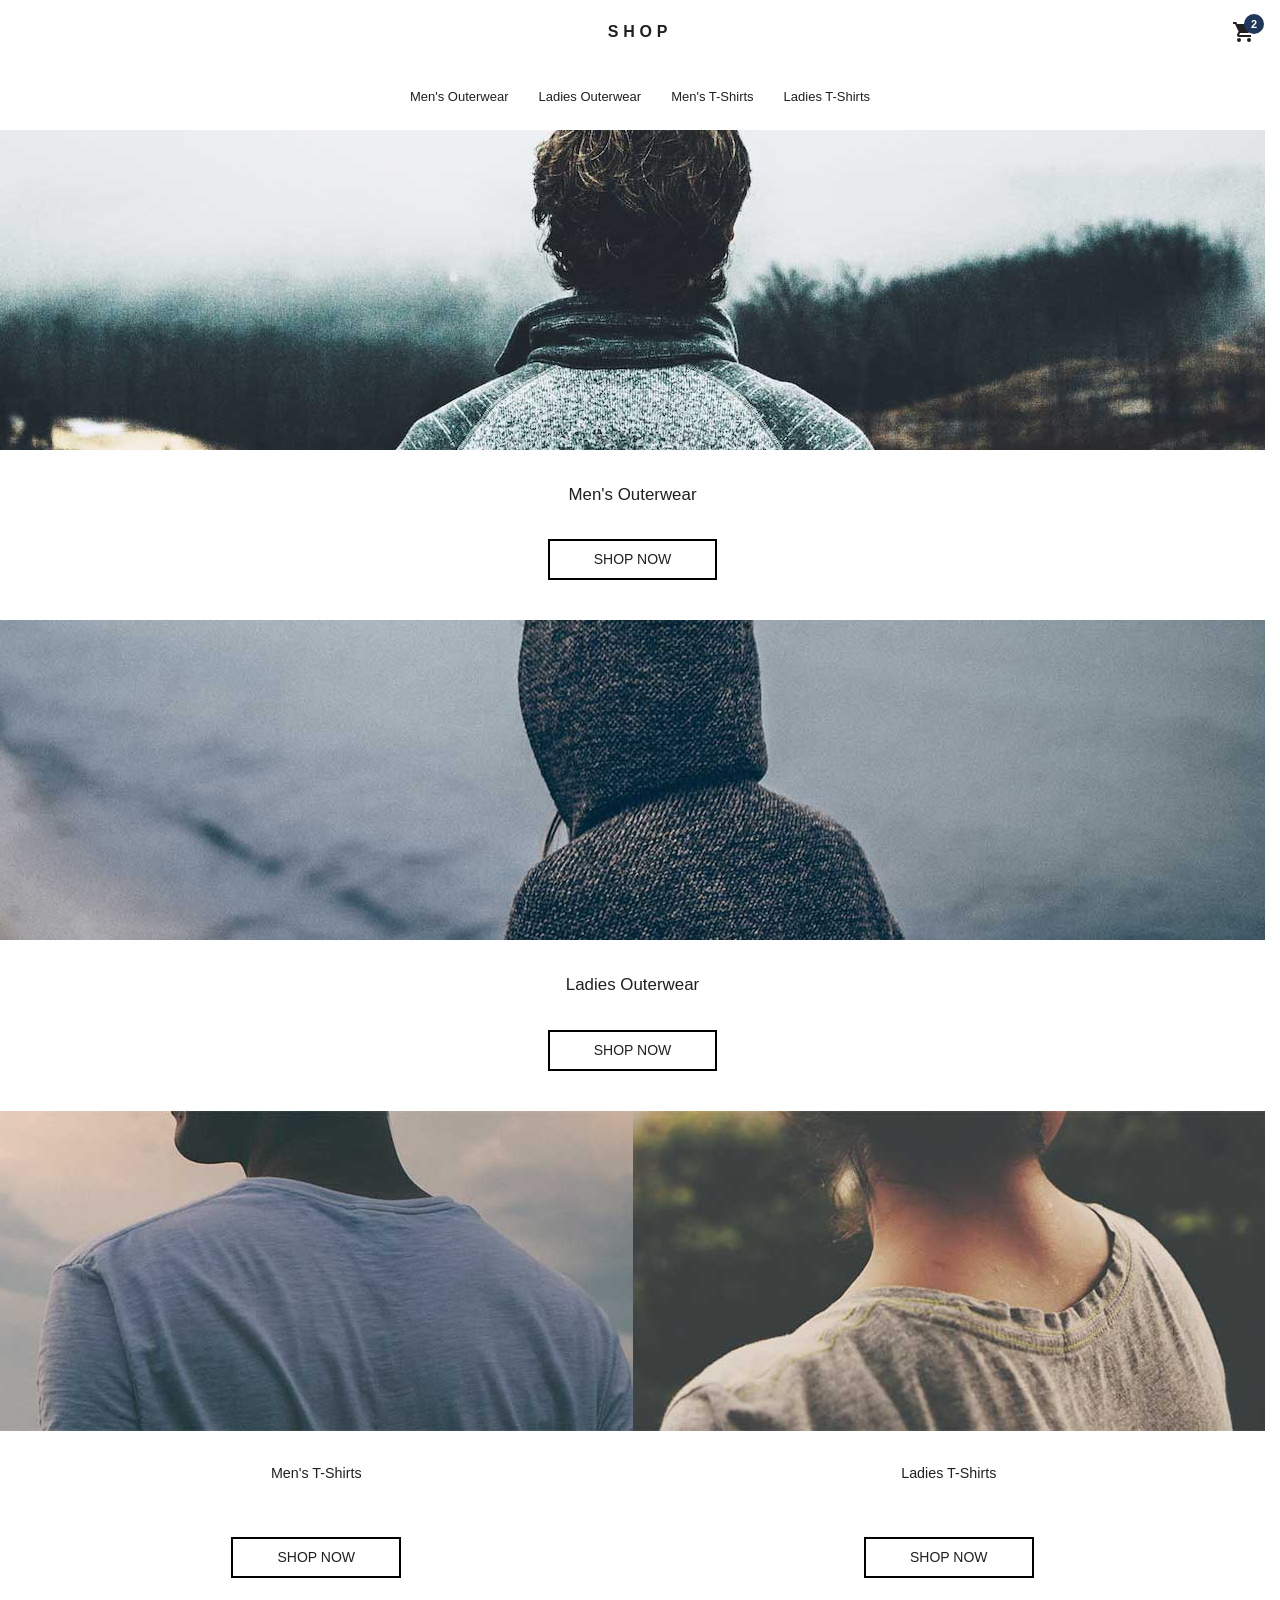
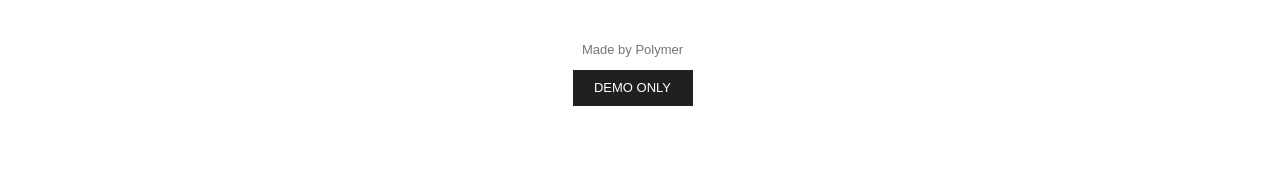
<file: index.html>
<!DOCTYPE html>
<html lang="en">
<head>
  <meta charset="UTF-8">
  <meta name="viewport" content="width=device-width, initial-scale=1.0">
  <meta name="description" content="Shop outerwear and T-shirts for men and women.">
  <meta name="theme-color" content="#ffffff">
  <title>SHOP</title>
  <link rel="icon" type="image/png" sizes="32x32" href="images/shop-icon-32.png">
  <link rel="stylesheet" href="./css/style.css">
</head>
<body>

  <header class="site-header">
    <input class="menu-toggle" type="checkbox" id="menu-toggle" aria-label="Toggle navigation">
    <div class="toolbar">
      <label class="menu-button" for="menu-toggle" aria-label="Open navigation">
        <svg viewBox="0 0 24 24" aria-hidden="true"><path d="M3 6h18v2H3zm0 5h18v2H3zm0 5h18v2H3z"/></svg>
      </label>

      <a class="logo" href="index.html" aria-label="SHOP home">SHOP</a>

      <a class="cart-link" href="cart.html" aria-label="Shopping cart">
        <svg viewBox="0 0 24 24" aria-hidden="true"><path d="M7 18a2 2 0 1 0 0 4 2 2 0 0 0 0-4Zm10 0a2 2 0 1 0 0 4 2 2 0 0 0 0-4ZM1 2v2h2l3.6 7.59-1.35 2.45A2 2 0 0 0 7 17h12v-2H7.42a.25.25 0 0 1-.25-.25l.03-.12.9-1.63h7.45a2 2 0 0 0 1.75-1.03l3.58-6.49A1 1 0 0 0 20 4H5.21l-.94-2H1Z"/></svg>
        <span class="cart-count" aria-hidden="true">2</span>
      </a>
    </div>

    <nav class="category-nav" aria-label="Shop categories">
      <a href="mens_outerwear.html">Men's Outerwear</a>
      <a href="ladies_outerwear.html">Ladies Outerwear</a>
      <a href="mens_tshirts.html">Men's T-Shirts</a>
      <a href="ladies_tshirts.html">Ladies T-Shirts</a>
    </nav>

    <nav class="mobile-nav" aria-label="Mobile shop categories">
      <a href="mens_outerwear.html">Men's Outerwear</a>
      <a href="ladies_outerwear.html">Ladies Outerwear</a>
      <a href="mens_tshirts.html">Men's T-Shirts</a>
      <a href="ladies_tshirts.html">Ladies T-Shirts</a>
    </nav>
    <label class="drawer-backdrop" for="menu-toggle" aria-label="Close navigation"></label>
  </header>

  <main class="shop-home">
    <section class="category category-featured" id="mens-outerwear" aria-labelledby="mens-outerwear-title">
      <a class="category-image" href="mens_outerwear.html">
        <img src="images/mens_outerwear.jpg" alt="Men's outerwear collection">
      </a>
      <h1 id="mens-outerwear-title">Men's Outerwear</h1>
      <a class="shop-button" href="mens_outerwear.html">Shop Now</a>
    </section>

    <section class="category category-featured" id="ladies-outerwear" aria-labelledby="ladies-outerwear-title">
      <a class="category-image" href="ladies_outerwear.html">
        <img src="images/ladies_outerwear.jpg" alt="Ladies outerwear collection">
      </a>
      <h2 id="ladies-outerwear-title">Ladies Outerwear</h2>
      <a class="shop-button" href="ladies_outerwear.html">Shop Now</a>
    </section>

    <div class="category-row">
      <section class="category category-compact" id="mens-tshirts" aria-labelledby="mens-tshirts-title">
        <a class="category-image" href="mens_tshirts.html">
          <img src="images/mens_tshirts.jpg" alt="Men's T-shirts collection">
        </a>
        <h2 id="mens-tshirts-title">Men's T-Shirts</h2>
        <a class="shop-button" href="mens_tshirts.html">Shop Now</a>
      </section>

      <section class="category category-compact" id="ladies-tshirts" aria-labelledby="ladies-tshirts-title">
        <a class="category-image" href="ladies_tshirts.html">
          <img src="images/ladies_tshirts.jpg" alt="Ladies T-shirts collection">
        </a>
        <h2 id="ladies-tshirts-title">Ladies T-Shirts</h2>
        <a class="shop-button" href="ladies_tshirts.html">Shop Now</a>
      </section>
    </div>
  </main>

  <footer class="site-footer">
    <a href="https://www.polymer-project.org/3.0/toolbox/" target="_blank" rel="noopener noreferrer">Made by Polymer</a>
    <div class="demo-label">Demo Only</div>
  </footer>
  
</body>
</html>
</file>
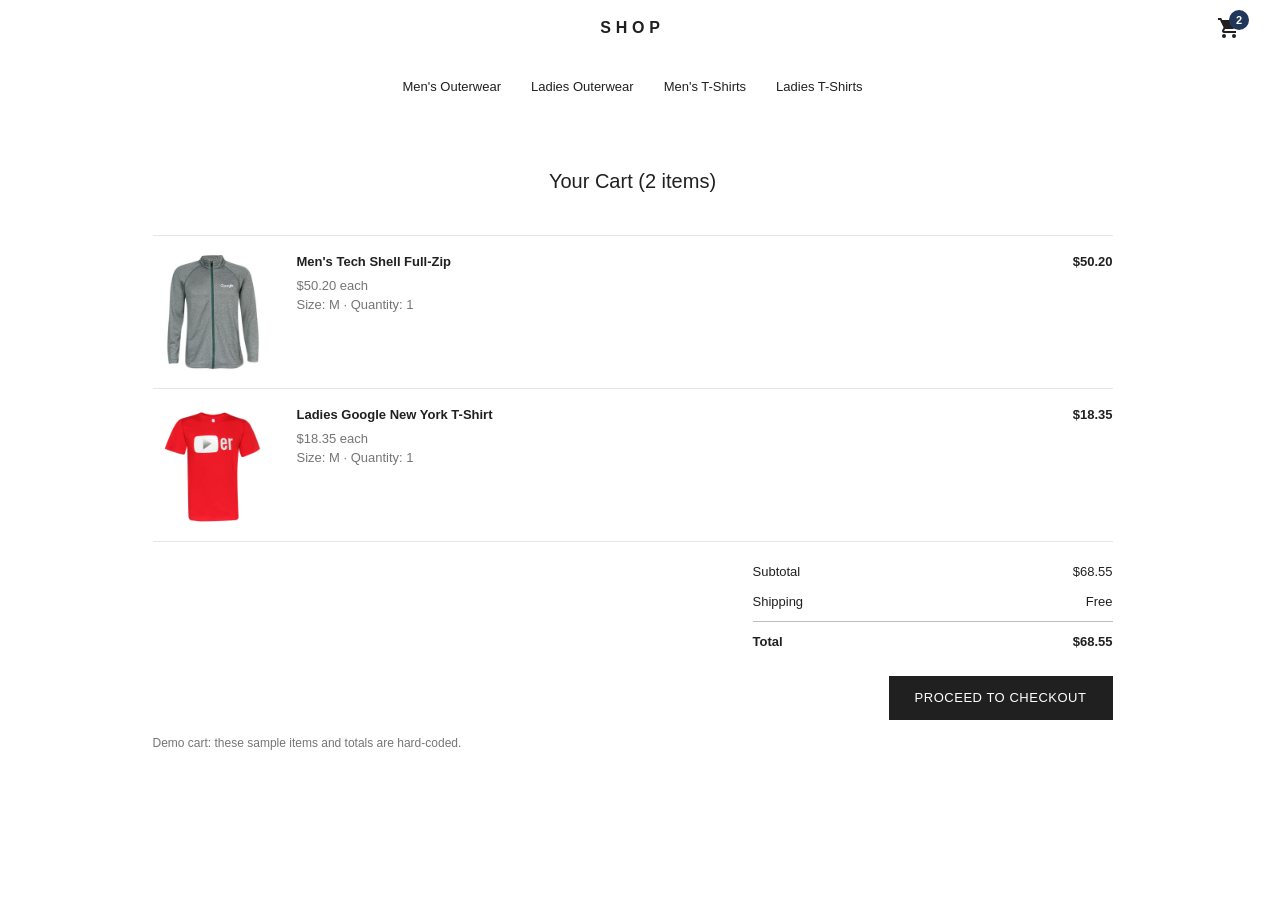
<file: cart.html>
<!DOCTYPE html>
<html lang="en">
<head>
  <meta charset="UTF-8">
  <meta name="viewport" content="width=device-width, initial-scale=1.0">
  <meta name="description" content="View your SHOP cart.">
  <meta name="theme-color" content="#ffffff">
  <title>Your cart - SHOP</title>
  <link rel="icon" type="image/png" sizes="32x32" href="images/shop-icon-32.png">
  <link rel="stylesheet" href="./css/mens_outerwear.css">
  <link rel="stylesheet" href="./css/commerce.css">
</head>
<body>
  <header class="site-header">
    <input class="menu-toggle" type="checkbox" id="menu-toggle" aria-label="Toggle navigation">
    <div class="toolbar">
      <label class="menu-button" for="menu-toggle" aria-label="Open navigation">
        <svg viewBox="0 0 24 24" aria-hidden="true"><path d="M3 6h18v2H3zm0 5h18v2H3zm0 5h18v2H3z"/></svg>
      </label>
      <a class="logo" href="index.html" aria-label="SHOP home">SHOP</a>
      <a class="cart-link" href="cart.html" aria-label="Shopping cart" aria-current="page">
        <svg viewBox="0 0 24 24" aria-hidden="true"><path d="M7 18a2 2 0 1 0 0 4 2 2 0 0 0 0-4Zm10 0a2 2 0 1 0 0 4 2 2 0 0 0 0-4ZM1 2v2h2l3.6 7.59-1.35 2.45A2 2 0 0 0 7 17h12v-2H7.42a.25.25 0 0 1-.25-.25l.03-.12.9-1.63h7.45a2 2 0 0 0 1.75-1.03l3.58-6.49A1 1 0 0 0 20 4H5.21l-.94-2H1Z"/></svg>
        <span class="cart-count" aria-hidden="true">2</span>
      </a>
    </div>
    <nav class="category-nav" aria-label="Shop categories">
      <a href="mens_outerwear.html">Men's Outerwear</a>
      <a href="ladies_outerwear.html">Ladies Outerwear</a>
      <a href="mens_tshirts.html">Men's T-Shirts</a>
      <a href="ladies_tshirts.html">Ladies T-Shirts</a>
    </nav>
    <nav class="mobile-nav" aria-label="Mobile shop categories">
      <a href="mens_outerwear.html">Men's Outerwear</a>
      <a href="ladies_outerwear.html">Ladies Outerwear</a>
      <a href="mens_tshirts.html">Men's T-Shirts</a>
      <a href="ladies_tshirts.html">Ladies T-Shirts</a>
    </nav>
    <label class="drawer-backdrop" for="menu-toggle" aria-label="Close navigation"></label>
  </header>

  <main class="commerce-main">
    <h1 class="commerce-title" id="cart-title">Your Cart (2 items)</h1>
    <ul class="cart-list" id="cart-list" aria-label="Items in your cart">
      <li class="cart-row">
        <img src="data/images/10-15068B.jpg" alt="Men's Tech Shell Full-Zip">
        <div>
          <p class="cart-item-title">Men's Tech Shell Full-Zip</p>
          <p class="cart-item-meta">$50.20 each</p>
          <p class="cart-item-meta">Size: M · Quantity: 1</p>
        </div>
        <strong>$50.20</strong>
      </li>
      <li class="cart-row">
        <img src="data/images/10-13097A.jpg" alt="Ladies Google New York T-Shirt">
        <div>
          <p class="cart-item-title">Ladies Google New York T-Shirt</p>
          <p class="cart-item-meta">$18.35 each</p>
          <p class="cart-item-meta">Size: M · Quantity: 1</p>
        </div>
        <strong>$18.35</strong>
      </li>
    </ul>
    <div class="cart-summary" aria-label="Cart totals">
      <div><span>Subtotal</span><span id="cart-subtotal">$68.55</span></div>
      <div><span>Shipping</span><span>Free</span></div>
      <div class="cart-total"><span>Total</span><span id="cart-total">$68.55</span></div>
    </div>
    <div class="cart-actions">
      <a class="commerce-button" id="checkout-link" href="checkout.html">Proceed to Checkout</a>
    </div>
    <p class="demo-note">Demo cart: these sample items and totals are hard-coded.</p>
  </main>

</body>
</html>
</file>
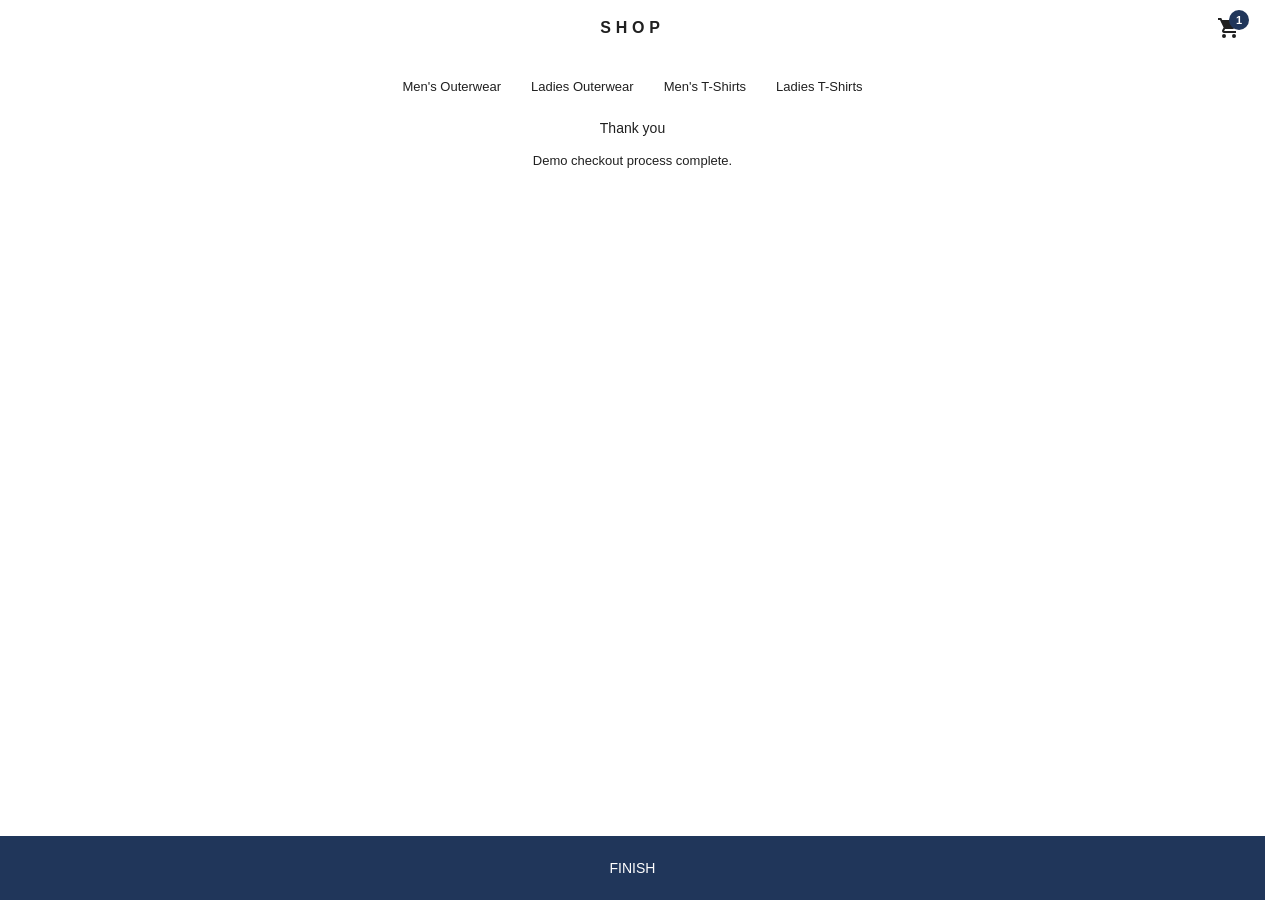
<file: checkout-success.html>
<!DOCTYPE html>
<html lang="en">
<head>
  <meta charset="UTF-8">
  <meta name="viewport" content="width=device-width, initial-scale=1.0">
  <meta name="description" content="Your SHOP demo checkout is complete.">
  <meta name="theme-color" content="#ffffff">
  <title>Thank You - SHOP</title>
  <link rel="icon" type="image/png" sizes="32x32" href="images/shop-icon-32.png">
  <link rel="stylesheet" href="./css/mens_outerwear.css">
  <link rel="stylesheet" href="./css/commerce.css">
</head>
<body class="order-success-page">
  <header class="site-header">
    <input class="menu-toggle" type="checkbox" id="menu-toggle" aria-label="Toggle navigation">
    <div class="toolbar">
      <label class="menu-button" for="menu-toggle" aria-label="Open navigation">
        <svg viewBox="0 0 24 24" aria-hidden="true"><path d="M3 6h18v2H3zm0 5h18v2H3zm0 5h18v2H3z"/></svg>
      </label>
      <a class="logo" href="index.html" aria-label="SHOP home">SHOP</a>
      <a class="cart-link" href="cart.html" aria-label="Shopping cart">
        <svg viewBox="0 0 24 24" aria-hidden="true"><path d="M7 18a2 2 0 1 0 0 4 2 2 0 0 0 0-4Zm10 0a2 2 0 1 0 0 4 2 2 0 0 0 0-4ZM1 2v2h2l3.6 7.59-1.35 2.45A2 2 0 0 0 7 17h12v-2H7.42a.25.25 0 0 1-.25-.25l.03-.12.9-1.63h7.45a2 2 0 0 0 1.75-1.03l3.58-6.49A1 1 0 0 0 20 4H5.21l-.94-2H1Z"/></svg>
        <span class="cart-count" aria-hidden="true">1</span>
      </a>
    </div>
    <nav class="category-nav" aria-label="Shop categories">
      <a href="mens_outerwear.html">Men's Outerwear</a>
      <a href="ladies_outerwear.html">Ladies Outerwear</a>
      <a href="mens_tshirts.html">Men's T-Shirts</a>
      <a href="ladies_tshirts.html">Ladies T-Shirts</a>
    </nav>
    <nav class="mobile-nav" aria-label="Mobile shop categories">
      <a href="mens_outerwear.html">Men's Outerwear</a>
      <a href="ladies_outerwear.html">Ladies Outerwear</a>
      <a href="mens_tshirts.html">Men's T-Shirts</a>
      <a href="ladies_tshirts.html">Ladies T-Shirts</a>
    </nav>
    <label class="drawer-backdrop" for="menu-toggle" aria-label="Close navigation"></label>
  </header>

  <main class="order-success-main">
    <h1 class="order-success-title">Thank you</h1>
    <p>Demo checkout process complete.</p>
  </main>
  <a class="finish-button" href="index.html">Finish</a>
</body>
</html>
</file>
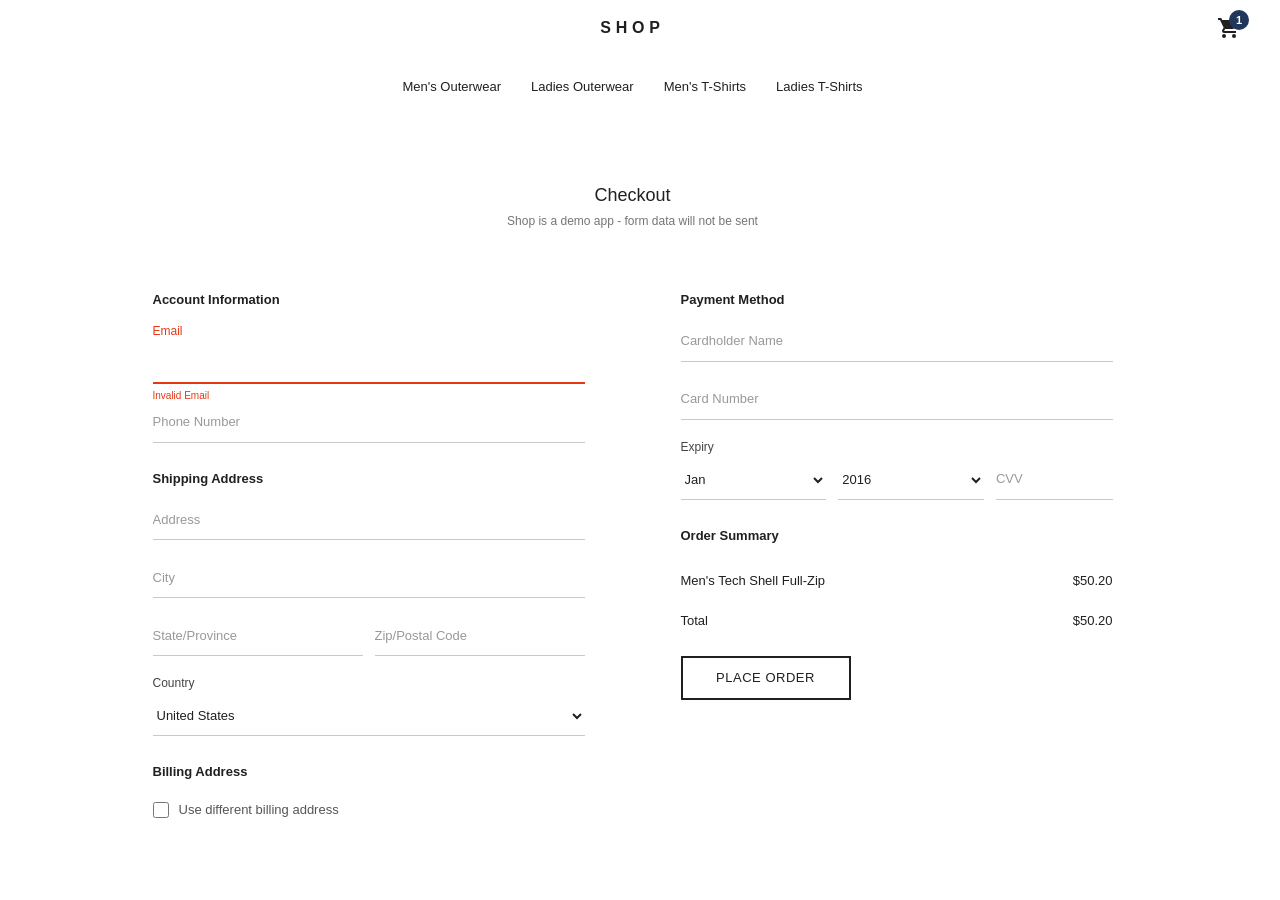
<file: checkout.html>
<!DOCTYPE html>
<html lang="en">
<head>
  <meta charset="UTF-8">
  <meta name="viewport" content="width=device-width, initial-scale=1.0">
  <meta name="description" content="Checkout your SHOP demo order.">
  <meta name="theme-color" content="#ffffff">
  <title>Checkout - SHOP</title>
  <link rel="icon" type="image/png" sizes="32x32" href="images/shop-icon-32.png">
  <link rel="stylesheet" href="./css/mens_outerwear.css">
  <link rel="stylesheet" href="./css/commerce.css">
</head>
<body class="commerce-page checkout-page">
  <header class="site-header">
    <input class="menu-toggle" type="checkbox" id="menu-toggle" aria-label="Toggle navigation">
    <div class="toolbar">
      <label class="menu-button" for="menu-toggle" aria-label="Open navigation">
        <svg viewBox="0 0 24 24" aria-hidden="true"><path d="M3 6h18v2H3zm0 5h18v2H3zm0 5h18v2H3z"/></svg>
      </label>
      <a class="logo" href="index.html" aria-label="SHOP home">SHOP</a>
      <a class="cart-link" href="cart.html" aria-label="Shopping cart">
        <svg viewBox="0 0 24 24" aria-hidden="true"><path d="M7 18a2 2 0 1 0 0 4 2 2 0 0 0 0-4Zm10 0a2 2 0 1 0 0 4 2 2 0 0 0 0-4ZM1 2v2h2l3.6 7.59-1.35 2.45A2 2 0 0 0 7 17h12v-2H7.42a.25.25 0 0 1-.25-.25l.03-.12.9-1.63h7.45a2 2 0 0 0 1.75-1.03l3.58-6.49A1 1 0 0 0 20 4H5.21l-.94-2H1Z"/></svg>
        <span class="cart-count" aria-hidden="true">1</span>
      </a>
    </div>
    <nav class="category-nav" aria-label="Shop categories">
      <a href="mens_outerwear.html">Men's Outerwear</a>
      <a href="ladies_outerwear.html">Ladies Outerwear</a>
      <a href="mens_tshirts.html">Men's T-Shirts</a>
      <a href="ladies_tshirts.html">Ladies T-Shirts</a>
    </nav>
    <nav class="mobile-nav" aria-label="Mobile shop categories">
      <a href="mens_outerwear.html">Men's Outerwear</a>
      <a href="ladies_outerwear.html">Ladies Outerwear</a>
      <a href="mens_tshirts.html">Men's T-Shirts</a>
      <a href="ladies_tshirts.html">Ladies T-Shirts</a>
    </nav>
    <label class="drawer-backdrop" for="menu-toggle" aria-label="Close navigation"></label>
  </header>

  <main class="commerce-main checkout-main">
    <h1 class="commerce-title">Checkout</h1>
    <p class="checkout-caption">Shop is a demo app - form data will not be sent</p>
    <div class="checkout-layout">
      <div class="checkout-details">
        <section class="checkout-section" aria-labelledby="account-title">
          <h2 class="checkout-section-title" id="account-title">Account Information</h2>
          <div class="checkout-field checkout-field-error">
            <label for="email">Email</label>
            <input id="email" name="email" type="email" placeholder=" ">
            <span class="field-error">Invalid Email</span>
          </div>
          <div class="checkout-field">
            <label class="visually-hidden" for="phone">Phone Number</label>
            <input id="phone" name="phone" type="tel" placeholder="Phone Number">
          </div>
        </section>

        <section class="checkout-section" aria-labelledby="shipping-title">
          <h2 class="checkout-section-title" id="shipping-title">Shipping Address</h2>
          <div class="checkout-fields">
            <div class="checkout-field">
              <label class="visually-hidden" for="address">Address</label>
              <input id="address" name="address" autocomplete="street-address" placeholder="Address">
            </div>
            <div class="checkout-field">
              <label class="visually-hidden" for="city">City</label>
              <input id="city" name="city" autocomplete="address-level2" placeholder="City">
            </div>
            <div class="checkout-field-pair">
              <div class="checkout-field">
                <label class="visually-hidden" for="state">State/Province</label>
                <input id="state" name="state" autocomplete="address-level1" placeholder="State/Province">
              </div>
              <div class="checkout-field">
                <label class="visually-hidden" for="postal-code">Zip/Postal Code</label>
                <input id="postal-code" name="postal-code" autocomplete="postal-code" placeholder="Zip/Postal Code">
              </div>
            </div>
            <div class="checkout-field">
              <label for="country">Country</label>
              <select id="country" name="country">
                <option selected>United States</option>
                <option>Canada</option>
                <option>United Kingdom</option>
                <option>Australia</option>
              </select>
            </div>
          </div>
        </section>

        <section class="checkout-section" aria-labelledby="billing-title">
          <h2 class="checkout-section-title" id="billing-title">Billing Address</h2>
          <label class="billing-checkbox" for="different-billing">
            <input id="different-billing" name="different-billing" type="checkbox">
            <span>Use different billing address</span>
          </label>
        </section>
      </div>

      <div class="checkout-payment">
        <section class="checkout-section" aria-labelledby="payment-title">
          <h2 class="checkout-section-title" id="payment-title">Payment Method</h2>
          <div class="checkout-fields">
            <div class="checkout-field">
              <label class="visually-hidden" for="cardholder">Cardholder Name</label>
              <input id="cardholder" name="cardholder" autocomplete="cc-name" placeholder="Cardholder Name">
            </div>
            <div class="checkout-field">
              <label class="visually-hidden" for="card-number">Card Number</label>
              <input id="card-number" name="card-number" inputmode="numeric" autocomplete="cc-number" placeholder="Card Number">
            </div>
            <div class="expiry-row">
              <div class="checkout-field">
                <label for="expiry-month">Expiry</label>
                <select id="expiry-month" name="expiry-month" autocomplete="cc-exp-month">
                  <option selected>Jan</option>
                  <option>Feb</option><option>Mar</option><option>Apr</option>
                  <option>May</option><option>Jun</option><option>Jul</option>
                  <option>Aug</option><option>Sep</option><option>Oct</option>
                  <option>Nov</option><option>Dec</option>
                </select>
              </div>
              <div class="checkout-field">
                <label class="visually-hidden" for="expiry-year">Expiry year</label>
                <select id="expiry-year" name="expiry-year" autocomplete="cc-exp-year">
                  <option selected>2016</option>
                  <option>2017</option><option>2018</option><option>2019</option>
                  <option>2020</option><option>2021</option><option>2022</option>
                </select>
              </div>
              <div class="checkout-field">
                <label class="visually-hidden" for="cvv">CVV</label>
                <input id="cvv" name="cvv" inputmode="numeric" autocomplete="cc-csc" placeholder="CVV">
              </div>
            </div>
          </div>
        </section>

        <section class="checkout-section order-summary" aria-labelledby="summary-title">
          <h2 class="checkout-section-title" id="summary-title">Order Summary</h2>
          <div class="summary-product">
            <span>Men's Tech Shell Full-Zip</span>
            <span>$50.20</span>
          </div>
          <div class="summary-total">
            <span>Total</span>
            <span>$50.20</span>
          </div>
        </section>
        <a class="commerce-button checkout-submit checkout-submit-desktop" href="checkout-success.html">Place Order</a>
      </div>
    </div>
  </main>
  <a class="commerce-button checkout-submit checkout-submit-mobile" href="checkout-success.html">Place Order</a>

</body>
</html>
</file>
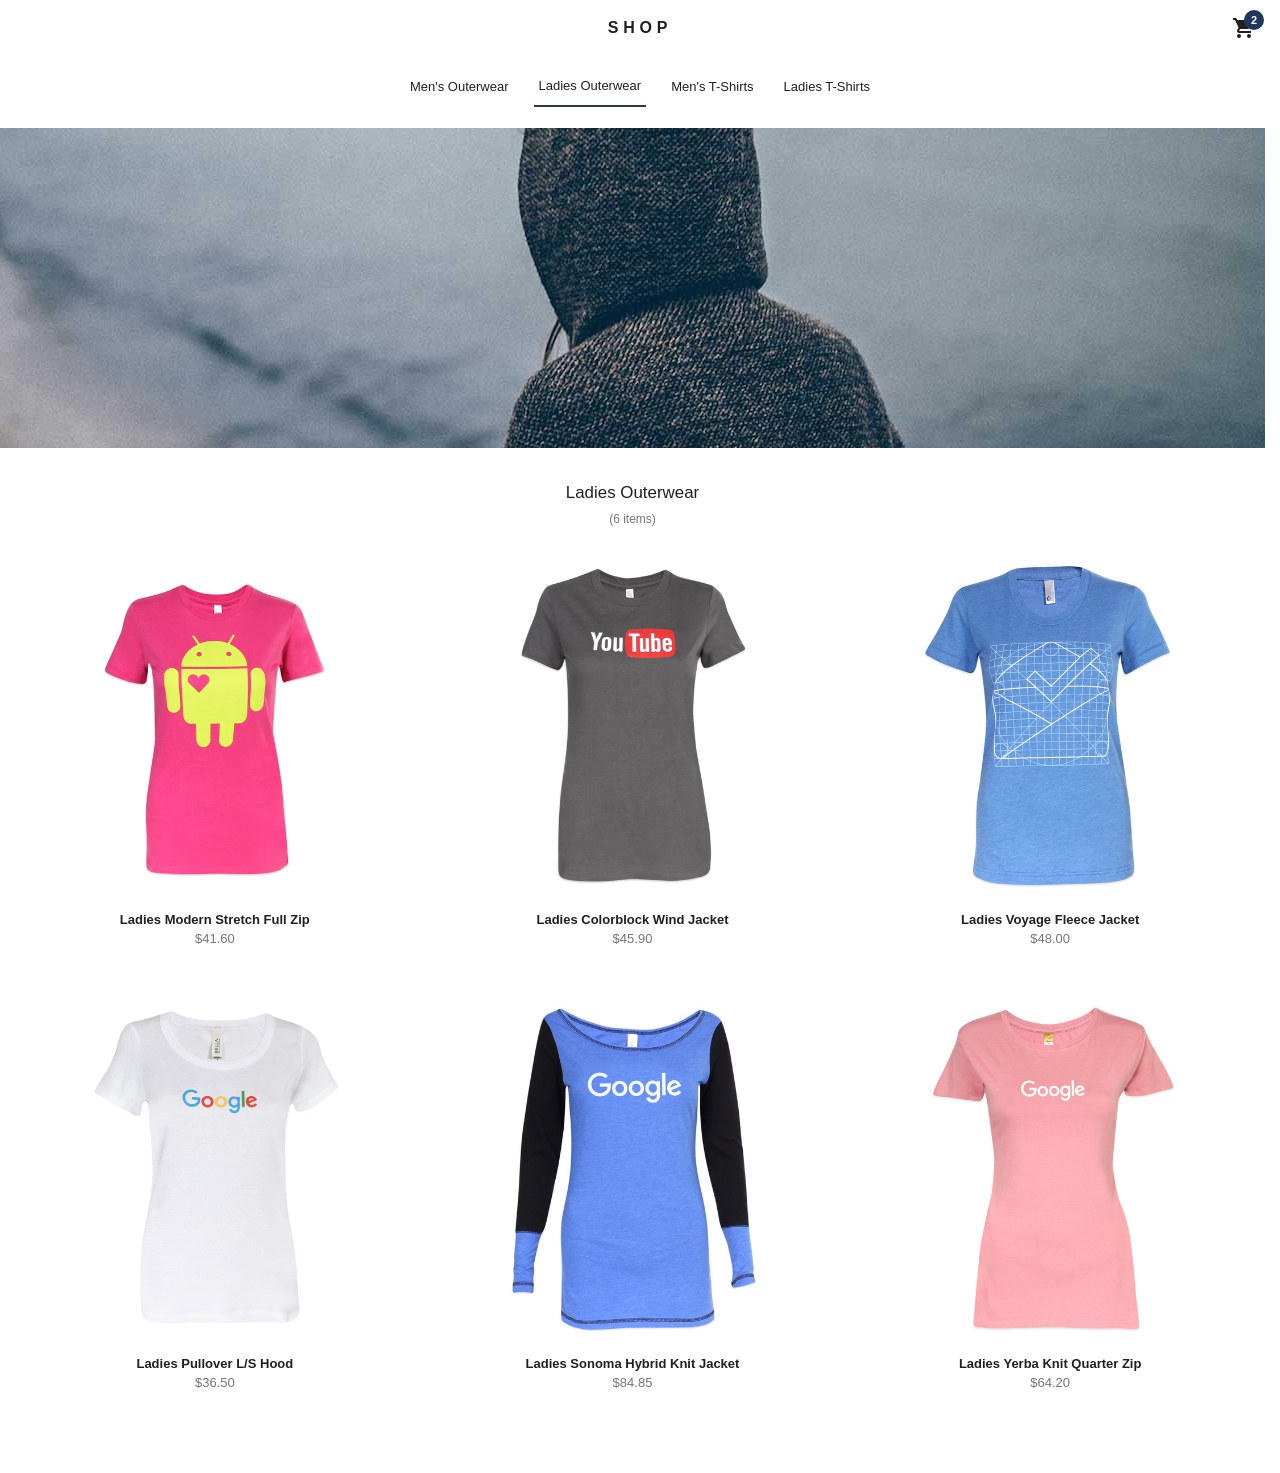
<file: ladies_outerwear.html>
<!DOCTYPE html>
<html lang="en">
<head>
  <meta charset="UTF-8">
  <meta name="viewport" content="width=device-width, initial-scale=1.0">
  <meta name="description" content="Shop ladies outerwear.">
  <meta name="theme-color" content="#ffffff">
  <title>Ladies Outerwear - SHOP</title>
  <link rel="icon" type="image/png" sizes="32x32" href="images/shop-icon-32.png">
  <link rel="stylesheet" href="./css/mens_outerwear.css">
</head>
<body class="listing-page">
  <header class="site-header">
    <input class="menu-toggle" type="checkbox" id="menu-toggle" aria-label="Toggle navigation">
    <div class="toolbar">
      <label class="menu-button" for="menu-toggle" aria-label="Open navigation">
        <svg viewBox="0 0 24 24" aria-hidden="true"><path d="M3 6h18v2H3zm0 5h18v2H3zm0 5h18v2H3z"/></svg>
      </label>
      <a class="logo" href="index.html" aria-label="SHOP home">SHOP</a>
      <a class="cart-link" href="cart.html" aria-label="Shopping cart">
        <svg viewBox="0 0 24 24" aria-hidden="true"><path d="M7 18a2 2 0 1 0 0 4 2 2 0 0 0 0-4Zm10 0a2 2 0 1 0 0 4 2 2 0 0 0 0-4ZM1 2v2h2l3.6 7.59-1.35 2.45A2 2 0 0 0 7 17h12v-2H7.42a.25.25 0 0 1-.25-.25l.03-.12.9-1.63h7.45a2 2 0 0 0 1.75-1.03l3.58-6.49A1 1 0 0 0 20 4H5.21l-.94-2H1Z"/></svg>
        <span class="cart-count" aria-hidden="true">2</span>
      </a>
    </div>
    <nav class="category-nav" aria-label="Shop categories">
      <a href="mens_outerwear.html">Men's Outerwear</a>
      <a class="active" href="ladies_outerwear.html">Ladies Outerwear</a>
      <a href="mens_tshirts.html">Men's T-Shirts</a>
      <a href="ladies_tshirts.html">Ladies T-Shirts</a>
    </nav>
    <nav class="mobile-nav" aria-label="Mobile shop categories">
      <a href="mens_outerwear.html">Men's Outerwear</a>
      <a class="active" href="ladies_outerwear.html">Ladies Outerwear</a>
      <a href="mens_tshirts.html">Men's T-Shirts</a>
      <a href="ladies_tshirts.html">Ladies T-Shirts</a>
    </nav>
    <label class="drawer-backdrop" for="menu-toggle" aria-label="Close navigation"></label>
  </header>

  <main class="product-listing">
    <img class="listing-hero" src="images/ladies_outerwear.jpg" alt="Ladies Outerwear collection">
    <header class="listing-heading">
      <h1>Ladies Outerwear</h1>
      <span>(6 items)</span>
    </header>
    <ul class="product-grid">
      <li class="product-card">
        <a href="ladies_outerwear_item.html" aria-label="Ladies Modern Stretch Full Zip">
          <div class="product-image">
            <img src="data/images/10-23069A.jpg" alt="Ladies Modern Stretch Full Zip" loading="lazy">
          </div>
          <div class="product-title">Ladies Modern Stretch Full Zip</div>
          <div class="product-price">$41.60</div>
        </a>
      </li>
      <li class="product-card">
        <a href="#" aria-label="Ladies Colorblock Wind Jacket">
          <div class="product-image">
            <img src="data/images/10-23073A.jpg" alt="Ladies Colorblock Wind Jacket" loading="lazy">
          </div>
          <div class="product-title">Ladies Colorblock Wind Jacket</div>
          <div class="product-price">$45.90</div>
        </a>
      </li>
      <li class="product-card">
        <a href="#" aria-label="Ladies Voyage Fleece Jacket">
          <div class="product-image">
            <img src="data/images/10-23169A.jpg" alt="Ladies Voyage Fleece Jacket" loading="lazy">
          </div>
          <div class="product-title">Ladies Voyage Fleece Jacket</div>
          <div class="product-price">$48.00</div>
        </a>
      </li>
      <li class="product-card">
        <a href="#" aria-label="Ladies Pullover L/S Hood">
          <div class="product-image">
            <img src="data/images/10-23171A.jpg" alt="Ladies Pullover L/S Hood" loading="lazy">
          </div>
          <div class="product-title">Ladies Pullover L/S Hood</div>
          <div class="product-price">$36.50</div>
        </a>
      </li>
      <li class="product-card">
        <a href="#" aria-label="Ladies Sonoma Hybrid Knit Jacket">
          <div class="product-image">
            <img src="data/images/10-23174A.jpg" alt="Ladies Sonoma Hybrid Knit Jacket" loading="lazy">
          </div>
          <div class="product-title">Ladies Sonoma Hybrid Knit Jacket</div>
          <div class="product-price">$84.85</div>
        </a>
      </li>
      <li class="product-card">
        <a href="#" aria-label="Ladies Yerba Knit Quarter Zip">
          <div class="product-image">
            <img src="data/images/10-23176A.jpg" alt="Ladies Yerba Knit Quarter Zip" loading="lazy">
          </div>
          <div class="product-title">Ladies Yerba Knit Quarter Zip</div>
          <div class="product-price">$64.20</div>
        </a>
      </li>
    </ul>
  </main>

</body>
</html>
</file>
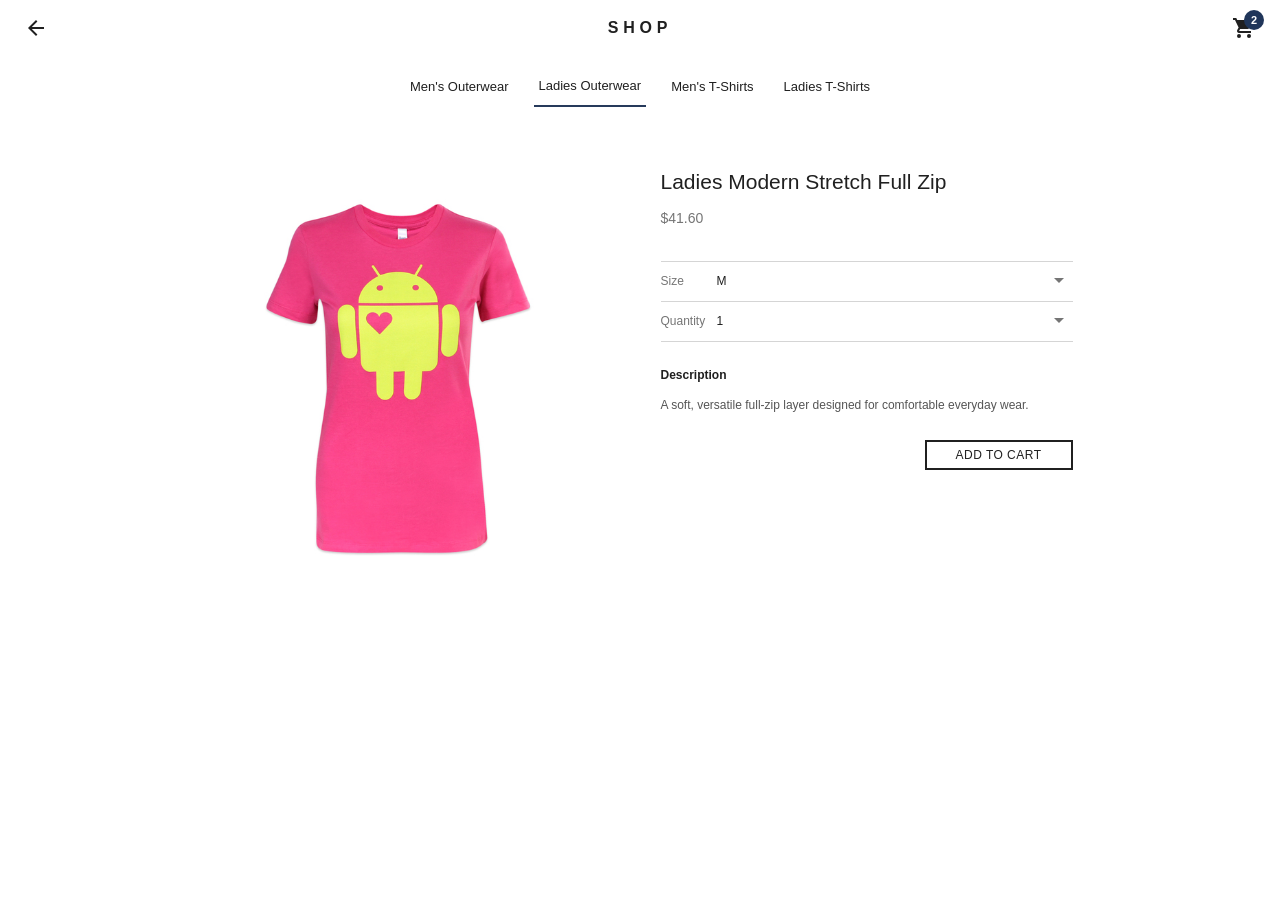
<file: ladies_outerwear_item.html>
<!DOCTYPE html>
<html lang="en">
<head>
  <meta charset="UTF-8">
  <meta name="viewport" content="width=device-width, initial-scale=1.0">
  <meta name="description" content="Ladies Modern Stretch Full Zip product details.">
  <meta name="theme-color" content="#ffffff">
  <title>Ladies Modern Stretch Full Zip - SHOP</title>
  <link rel="icon" type="image/png" sizes="32x32" href="images/shop-icon-32.png">
  <link rel="stylesheet" href="./css/mens_outerwear.css">
  <link rel="stylesheet" href="./css/commerce.css">
</head>
<body class="commerce-page product-page">
  <header class="site-header">
    <div class="toolbar">
      <a class="product-back-button" href="ladies_outerwear.html" aria-label="Back to Ladies Outerwear">
        <svg viewBox="0 0 24 24" aria-hidden="true"><path d="M20 11H7.83l5.59-5.59L12 4l-8 8 8 8 1.41-1.41L7.83 13H20v-2Z"/></svg>
      </a>
      <a class="logo" href="index.html" aria-label="SHOP home">SHOP</a>
      <a class="cart-link" href="cart.html" aria-label="Shopping cart">
        <svg viewBox="0 0 24 24" aria-hidden="true"><path d="M7 18a2 2 0 1 0 0 4 2 2 0 0 0 0-4Zm10 0a2 2 0 1 0 0 4 2 2 0 0 0 0-4ZM1 2v2h2l3.6 7.59-1.35 2.45A2 2 0 0 0 7 17h12v-2H7.42a.25.25 0 0 1-.25-.25l.03-.12.9-1.63h7.45a2 2 0 0 0 1.75-1.03l3.58-6.49A1 1 0 0 0 20 4H5.21l-.94-2H1Z"/></svg>
        <span class="cart-count" aria-hidden="true">2</span>
      </a>
    </div>
    <nav class="category-nav" aria-label="Shop categories">
      <a href="mens_outerwear.html">Men's Outerwear</a>
      <a class="active" href="ladies_outerwear.html">Ladies Outerwear</a>
      <a href="mens_tshirts.html">Men's T-Shirts</a>
      <a href="ladies_tshirts.html">Ladies T-Shirts</a>
    </nav>
  </header>
  <main class="commerce-main item-main">
    <section class="item-detail" aria-labelledby="item-title">
      <div class="item-detail-image">
        <img src="data/images/10-23069A.jpg" alt="Ladies Modern Stretch Full Zip">
      </div>
      <div class="item-detail-info">
        <h1 id="item-title">Ladies Modern Stretch Full Zip</h1>
        <p class="item-price">$41.60</p>
        <div class="product-options">
          <label class="product-option" for="item-size">
            <span>Size</span>
            <select id="item-size" name="size">
              <option>XS</option><option>S</option><option selected>M</option><option>L</option><option>XL</option>
            </select>
          </label>
          <label class="product-option" for="item-quantity">
            <span>Quantity</span>
            <select id="item-quantity" name="quantity">
              <option selected>1</option><option>2</option><option>3</option><option>4</option><option>5</option>
            </select>
          </label>
        </div>
        <section class="item-description" aria-labelledby="description-title">
          <h2 id="description-title">Description</h2>
          <p>A soft, versatile full-zip layer designed for comfortable everyday wear.</p>
        </section>
        <span class="commerce-button static-action item-add-button" aria-disabled="true">Add to Cart</span>
      </div>
    </section>
  </main>
</body>
</html>
</file>
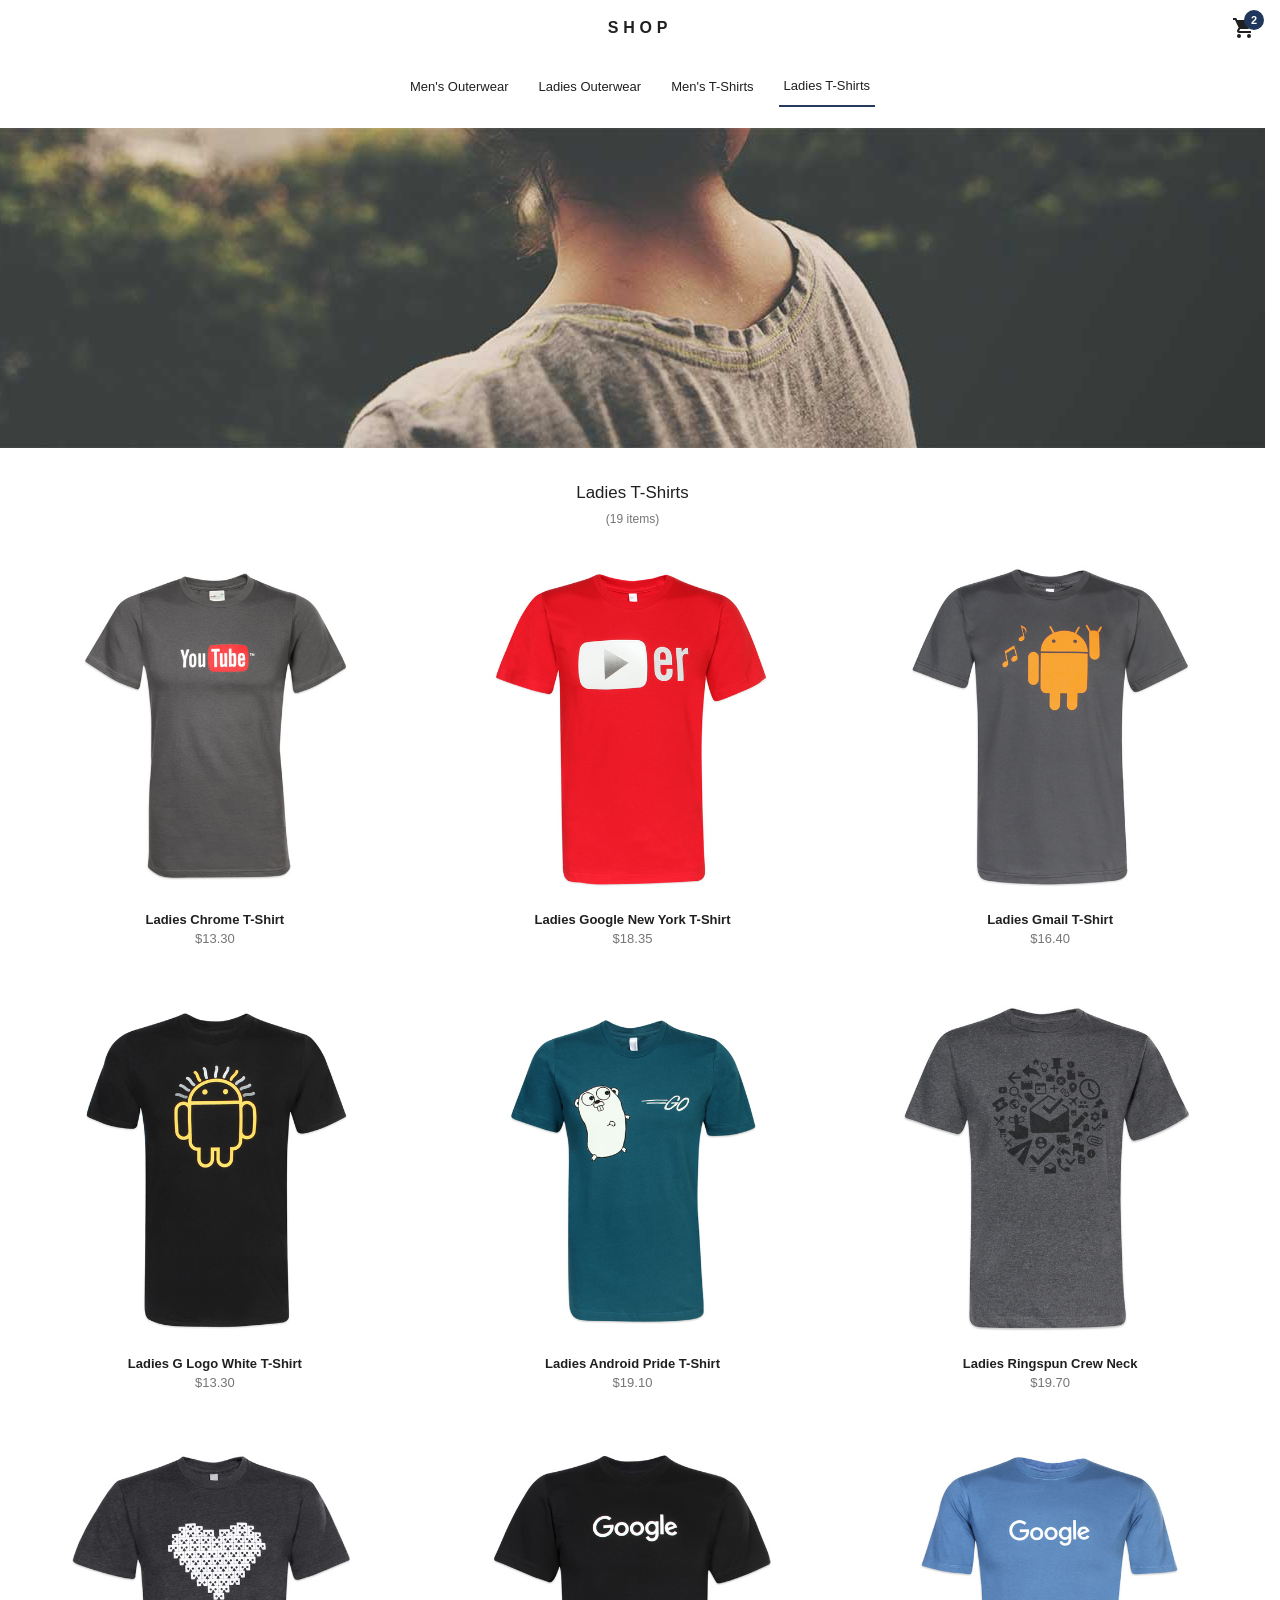
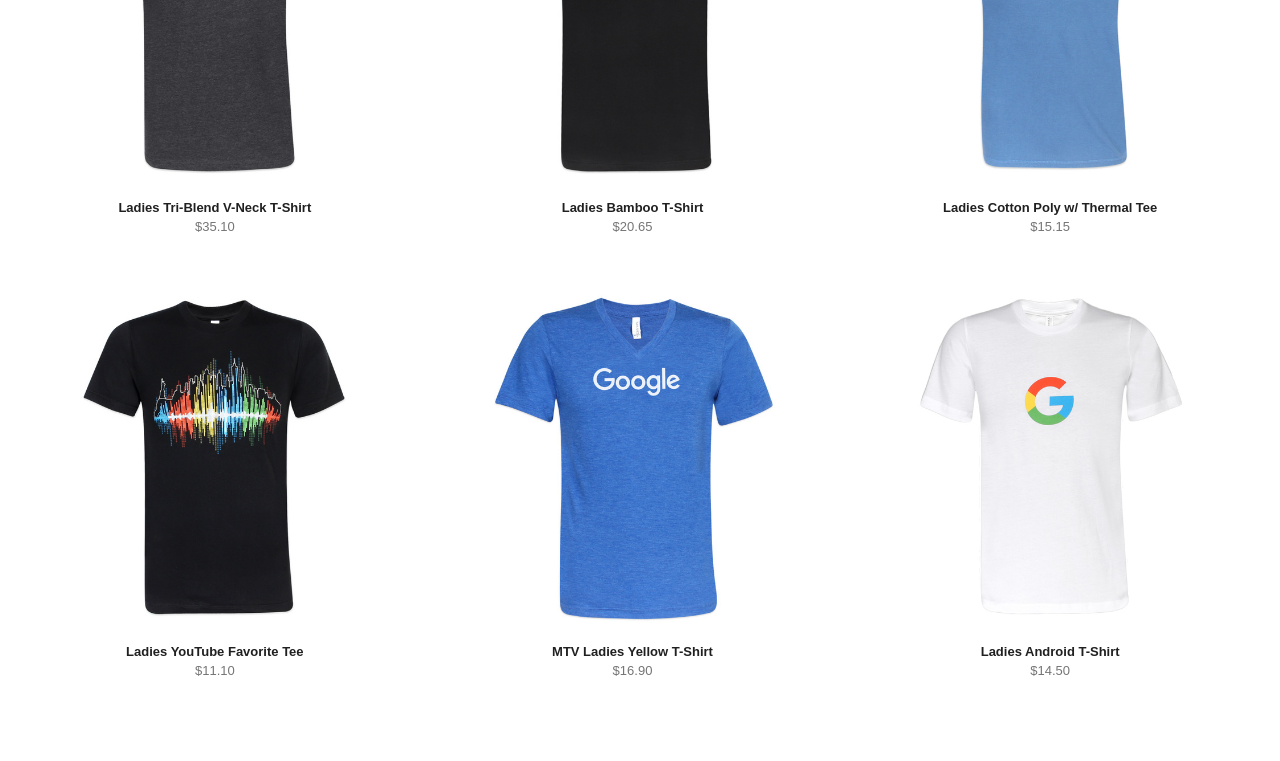
<file: ladies_tshirts.html>
<!DOCTYPE html>
<html lang="en">
<head>
  <meta charset="UTF-8">
  <meta name="viewport" content="width=device-width, initial-scale=1.0">
  <meta name="description" content="Shop ladies T-shirts.">
  <meta name="theme-color" content="#ffffff">
  <title>Ladies T-Shirts - SHOP</title>
  <link rel="icon" type="image/png" sizes="32x32" href="images/shop-icon-32.png">
  <link rel="stylesheet" href="./css/mens_outerwear.css">
</head>
<body class="listing-page">
  <header class="site-header">
    <input class="menu-toggle" type="checkbox" id="menu-toggle" aria-label="Toggle navigation">
    <div class="toolbar">
      <label class="menu-button" for="menu-toggle" aria-label="Open navigation">
        <svg viewBox="0 0 24 24" aria-hidden="true"><path d="M3 6h18v2H3zm0 5h18v2H3zm0 5h18v2H3z"/></svg>
      </label>
      <a class="logo" href="index.html" aria-label="SHOP home">SHOP</a>
      <a class="cart-link" href="cart.html" aria-label="Shopping cart">
        <svg viewBox="0 0 24 24" aria-hidden="true"><path d="M7 18a2 2 0 1 0 0 4 2 2 0 0 0 0-4Zm10 0a2 2 0 1 0 0 4 2 2 0 0 0 0-4ZM1 2v2h2l3.6 7.59-1.35 2.45A2 2 0 0 0 7 17h12v-2H7.42a.25.25 0 0 1-.25-.25l.03-.12.9-1.63h7.45a2 2 0 0 0 1.75-1.03l3.58-6.49A1 1 0 0 0 20 4H5.21l-.94-2H1Z"/></svg>
        <span class="cart-count" aria-hidden="true">2</span>
      </a>
    </div>
    <nav class="category-nav" aria-label="Shop categories">
      <a href="mens_outerwear.html">Men's Outerwear</a>
      <a href="ladies_outerwear.html">Ladies Outerwear</a>
      <a href="mens_tshirts.html">Men's T-Shirts</a>
      <a class="active" href="ladies_tshirts.html">Ladies T-Shirts</a>
    </nav>
    <nav class="mobile-nav" aria-label="Mobile shop categories">
      <a href="mens_outerwear.html">Men's Outerwear</a>
      <a href="ladies_outerwear.html">Ladies Outerwear</a>
      <a href="mens_tshirts.html">Men's T-Shirts</a>
      <a class="active" href="ladies_tshirts.html">Ladies T-Shirts</a>
    </nav>
    <label class="drawer-backdrop" for="menu-toggle" aria-label="Close navigation"></label>
  </header>

  <main class="product-listing">
    <img class="listing-hero" src="images/ladies_tshirts.jpg" alt="Ladies T-shirts collection">
    <header class="listing-heading">
      <h1>Ladies T-Shirts</h1>
      <span>(19 items)</span>
    </header>
    <ul class="product-grid">
      <li class="product-card">
        <a href="ladies_tshirts_item.html" aria-label="Ladies Chrome T-Shirt">
          <div class="product-image">
            <img src="data/images/10-13058A.jpg" alt="Ladies Chrome T-Shirt" loading="lazy">
          </div>
          <div class="product-title">Ladies Chrome T-Shirt</div>
          <div class="product-price">$13.30</div>
        </a>
      </li>
      <li class="product-card">
        <a href="#" aria-label="Ladies Google New York T-Shirt">
          <div class="product-image">
            <img src="data/images/10-13097A.jpg" alt="Ladies Google New York T-Shirt" loading="lazy">
          </div>
          <div class="product-title">Ladies Google New York T-Shirt</div>
          <div class="product-price">$18.35</div>
        </a>
      </li>
      <li class="product-card">
        <a href="#" aria-label="Ladies Gmail T-Shirt">
          <div class="product-image">
            <img src="data/images/10-13130A.jpg" alt="Ladies Gmail T-Shirt" loading="lazy">
          </div>
          <div class="product-title">Ladies Gmail T-Shirt</div>
          <div class="product-price">$16.40</div>
        </a>
      </li>
      <li class="product-card">
        <a href="#" aria-label="Ladies G Logo White T-Shirt">
          <div class="product-image">
            <img src="data/images/10-13153A.jpg" alt="Ladies G Logo White T-Shirt" loading="lazy">
          </div>
          <div class="product-title">Ladies G Logo White T-Shirt</div>
          <div class="product-price">$13.30</div>
        </a>
      </li>
      <li class="product-card">
        <a href="#" aria-label="Ladies Android Pride T-Shirt">
          <div class="product-image">
            <img src="data/images/10-13213A.jpg" alt="Ladies Android Pride T-Shirt" loading="lazy">
          </div>
          <div class="product-title">Ladies Android Pride T-Shirt</div>
          <div class="product-price">$19.10</div>
        </a>
      </li>
      <li class="product-card">
        <a href="#" aria-label="Ladies Ringspun Crew Neck">
          <div class="product-image">
            <img src="data/images/10-13256A.jpg" alt="Ladies Ringspun Crew Neck" loading="lazy">
          </div>
          <div class="product-title">Ladies Ringspun Crew Neck</div>
          <div class="product-price">$19.70</div>
        </a>
      </li>
      <li class="product-card">
        <a href="#" aria-label="Ladies Tri-Blend V-Neck T-Shirt">
          <div class="product-image">
            <img src="data/images/10-13260A.jpg" alt="Ladies Tri-Blend V-Neck T-Shirt" loading="lazy">
          </div>
          <div class="product-title">Ladies Tri-Blend V-Neck T-Shirt</div>
          <div class="product-price">$35.10</div>
        </a>
      </li>
      <li class="product-card">
        <a href="#" aria-label="Ladies Bamboo T-Shirt">
          <div class="product-image">
            <img src="data/images/10-13265A.jpg" alt="Ladies Bamboo T-Shirt" loading="lazy">
          </div>
          <div class="product-title">Ladies Bamboo T-Shirt</div>
          <div class="product-price">$20.65</div>
        </a>
      </li>
      <li class="product-card">
        <a href="#" aria-label="Ladies Cotton Poly w/ Thermal Tee">
          <div class="product-image">
            <img src="data/images/10-13269A.jpg" alt="Ladies Cotton Poly w/ Thermal Tee" loading="lazy">
          </div>
          <div class="product-title">Ladies Cotton Poly w/ Thermal Tee</div>
          <div class="product-price">$15.15</div>
        </a>
      </li>
      <li class="product-card">
        <a href="#" aria-label="Ladies YouTube Favorite Tee">
          <div class="product-image">
            <img src="data/images/10-13271A.jpg" alt="Ladies YouTube Favorite Tee" loading="lazy">
          </div>
          <div class="product-title">Ladies YouTube Favorite Tee</div>
          <div class="product-price">$11.10</div>
        </a>
      </li>
      <li class="product-card">
        <a href="#" aria-label="MTV Ladies Yellow T-Shirt">
          <div class="product-image">
            <img src="data/images/10-13273A.jpg" alt="MTV Ladies Yellow T-Shirt" loading="lazy">
          </div>
          <div class="product-title">MTV Ladies Yellow T-Shirt</div>
          <div class="product-price">$16.90</div>
        </a>
      </li>
      <li class="product-card">
        <a href="#" aria-label="Ladies Android T-Shirt">
          <div class="product-image">
            <img src="data/images/10-13275A.jpg" alt="Ladies Android T-Shirt" loading="lazy">
          </div>
          <div class="product-title">Ladies Android T-Shirt</div>
          <div class="product-price">$14.50</div>
        </a>
      </li>
    </ul>
  </main>

</body>
</html>
</file>
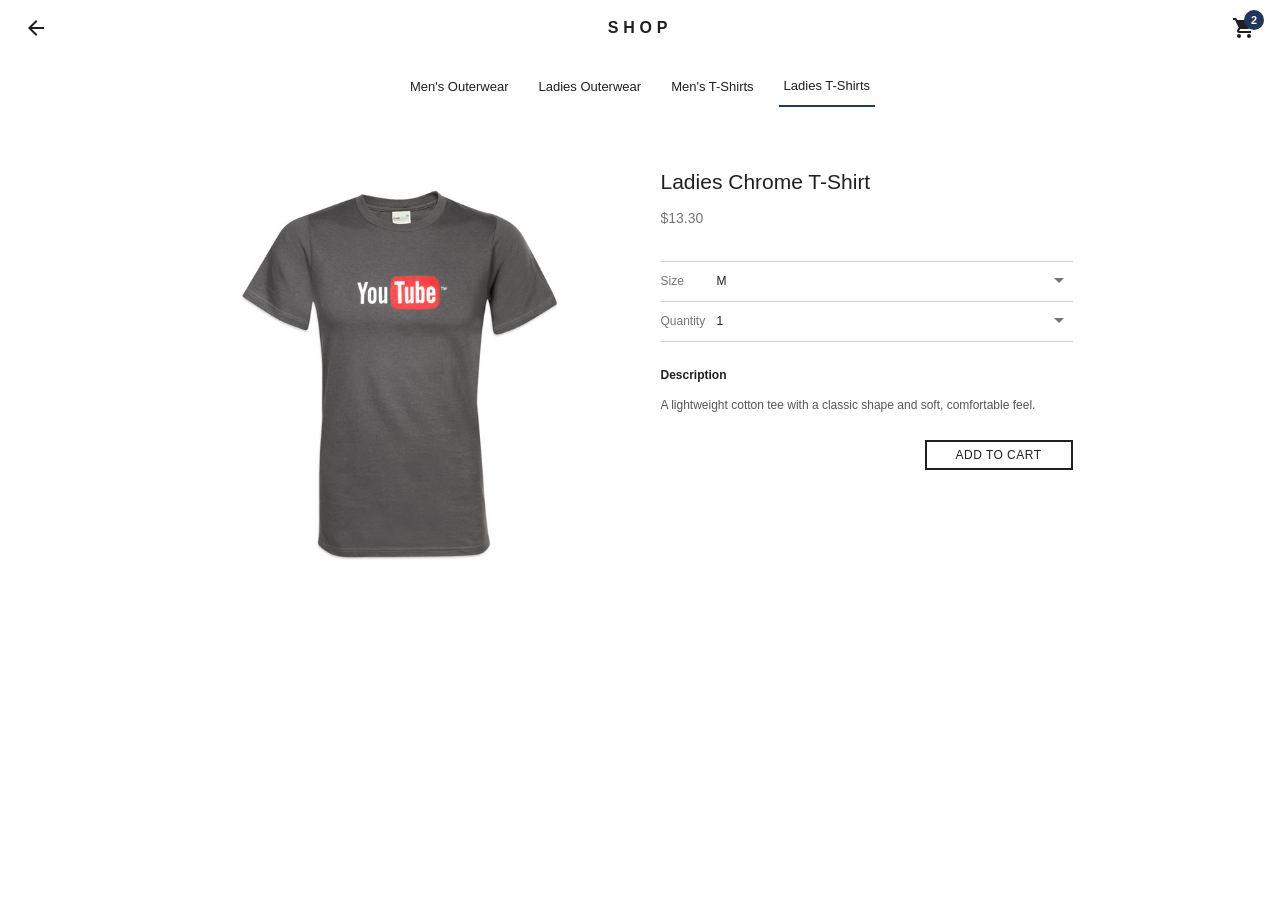
<file: ladies_tshirts_item.html>
<!DOCTYPE html>
<html lang="en">
<head>
  <meta charset="UTF-8">
  <meta name="viewport" content="width=device-width, initial-scale=1.0">
  <meta name="description" content="Ladies Chrome T-Shirt product details.">
  <meta name="theme-color" content="#ffffff">
  <title>Ladies Chrome T-Shirt - SHOP</title>
  <link rel="icon" type="image/png" sizes="32x32" href="images/shop-icon-32.png">
  <link rel="stylesheet" href="./css/mens_outerwear.css">
  <link rel="stylesheet" href="./css/commerce.css">
</head>
<body class="commerce-page product-page">
  <header class="site-header">
    <div class="toolbar">
      <a class="product-back-button" href="ladies_tshirts.html" aria-label="Back to Ladies T-Shirts">
        <svg viewBox="0 0 24 24" aria-hidden="true"><path d="M20 11H7.83l5.59-5.59L12 4l-8 8 8 8 1.41-1.41L7.83 13H20v-2Z"/></svg>
      </a>
      <a class="logo" href="index.html" aria-label="SHOP home">SHOP</a>
      <a class="cart-link" href="cart.html" aria-label="Shopping cart">
        <svg viewBox="0 0 24 24" aria-hidden="true"><path d="M7 18a2 2 0 1 0 0 4 2 2 0 0 0 0-4Zm10 0a2 2 0 1 0 0 4 2 2 0 0 0 0-4ZM1 2v2h2l3.6 7.59-1.35 2.45A2 2 0 0 0 7 17h12v-2H7.42a.25.25 0 0 1-.25-.25l.03-.12.9-1.63h7.45a2 2 0 0 0 1.75-1.03l3.58-6.49A1 1 0 0 0 20 4H5.21l-.94-2H1Z"/></svg>
        <span class="cart-count" aria-hidden="true">2</span>
      </a>
    </div>
    <nav class="category-nav" aria-label="Shop categories">
      <a href="mens_outerwear.html">Men's Outerwear</a>
      <a href="ladies_outerwear.html">Ladies Outerwear</a>
      <a href="mens_tshirts.html">Men's T-Shirts</a>
      <a class="active" href="ladies_tshirts.html">Ladies T-Shirts</a>
    </nav>
  </header>
  <main class="commerce-main item-main">
    <section class="item-detail" aria-labelledby="item-title">
      <div class="item-detail-image">
        <img src="data/images/10-13058A.jpg" alt="Ladies Chrome T-Shirt">
      </div>
      <div class="item-detail-info">
        <h1 id="item-title">Ladies Chrome T-Shirt</h1>
        <p class="item-price">$13.30</p>
        <div class="product-options">
          <label class="product-option" for="item-size">
            <span>Size</span>
            <select id="item-size" name="size">
              <option>XS</option><option>S</option><option selected>M</option><option>L</option><option>XL</option>
            </select>
          </label>
          <label class="product-option" for="item-quantity">
            <span>Quantity</span>
            <select id="item-quantity" name="quantity">
              <option selected>1</option><option>2</option><option>3</option><option>4</option><option>5</option>
            </select>
          </label>
        </div>
        <section class="item-description" aria-labelledby="description-title">
          <h2 id="description-title">Description</h2>
          <p>A lightweight cotton tee with a classic shape and soft, comfortable feel.</p>
        </section>
        <span class="commerce-button static-action item-add-button" aria-disabled="true">Add to Cart</span>
      </div>
    </section>
  </main>
</body>
</html>
</file>
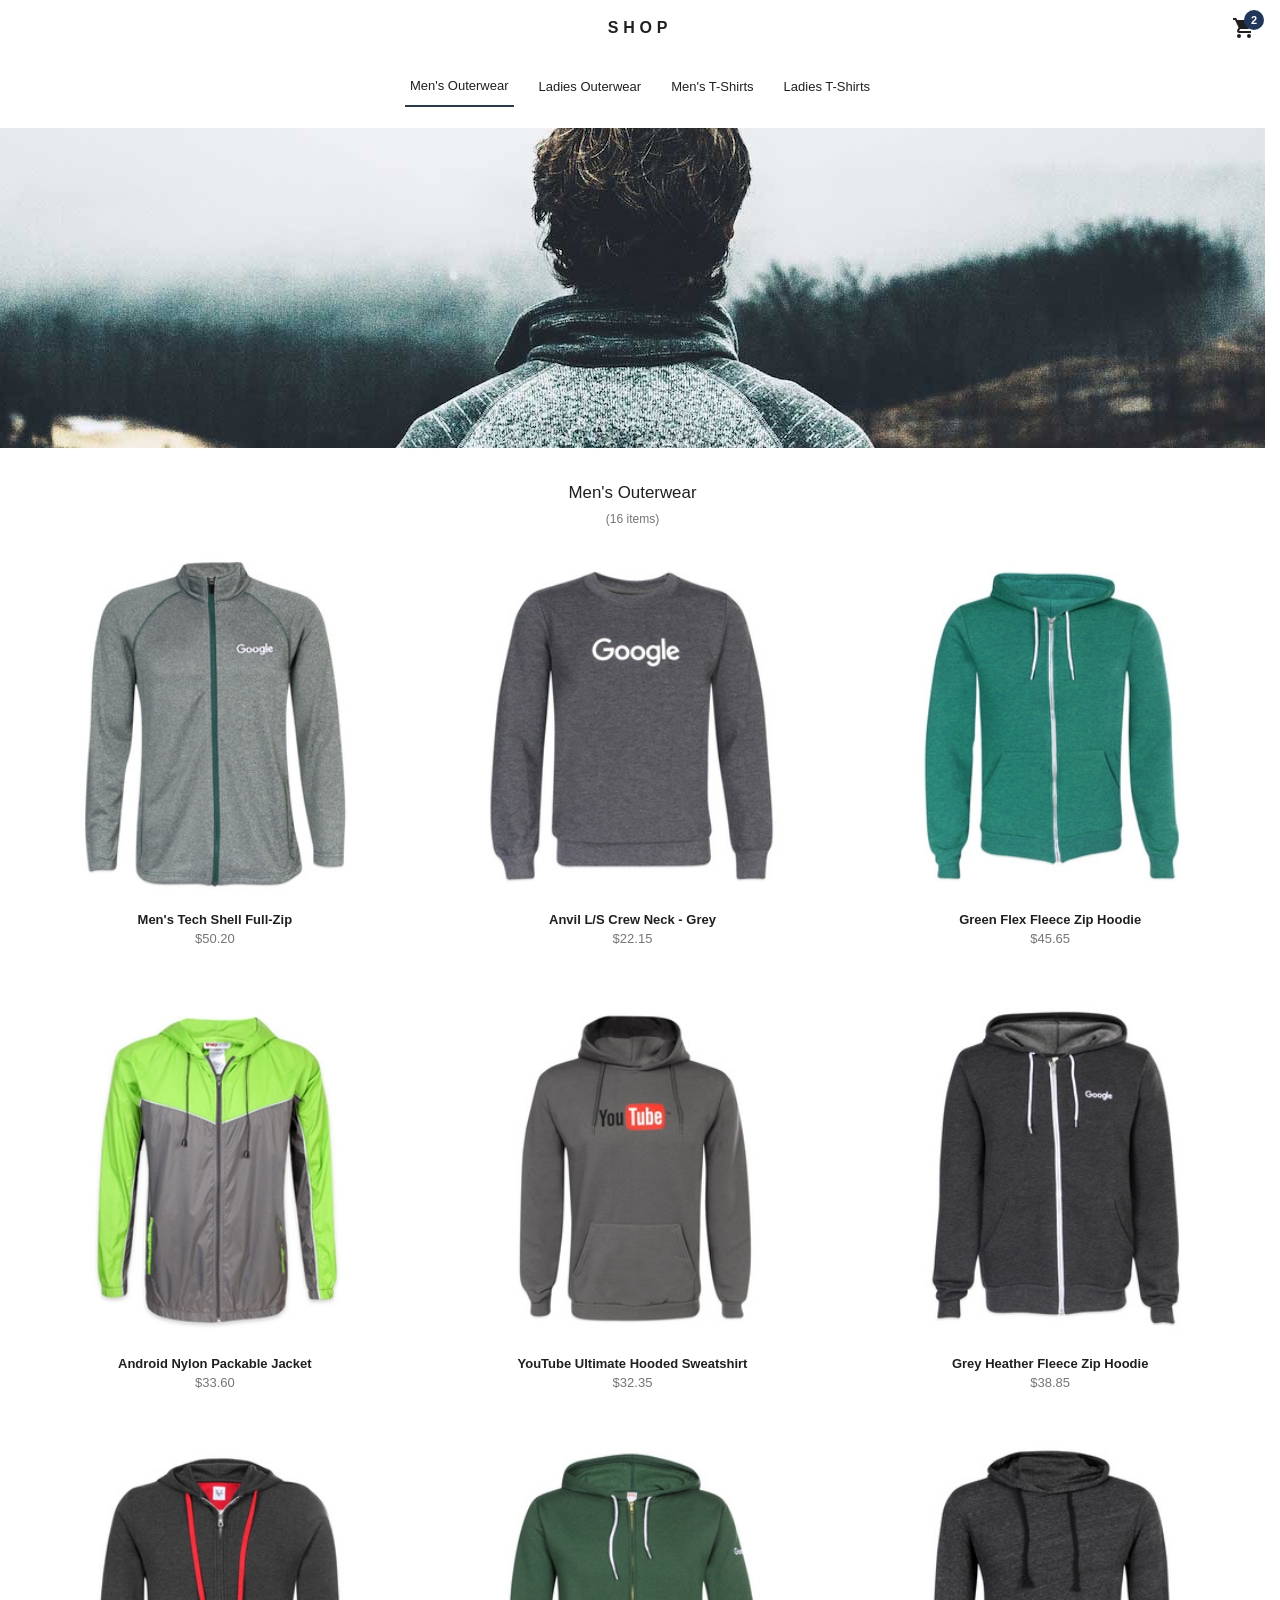
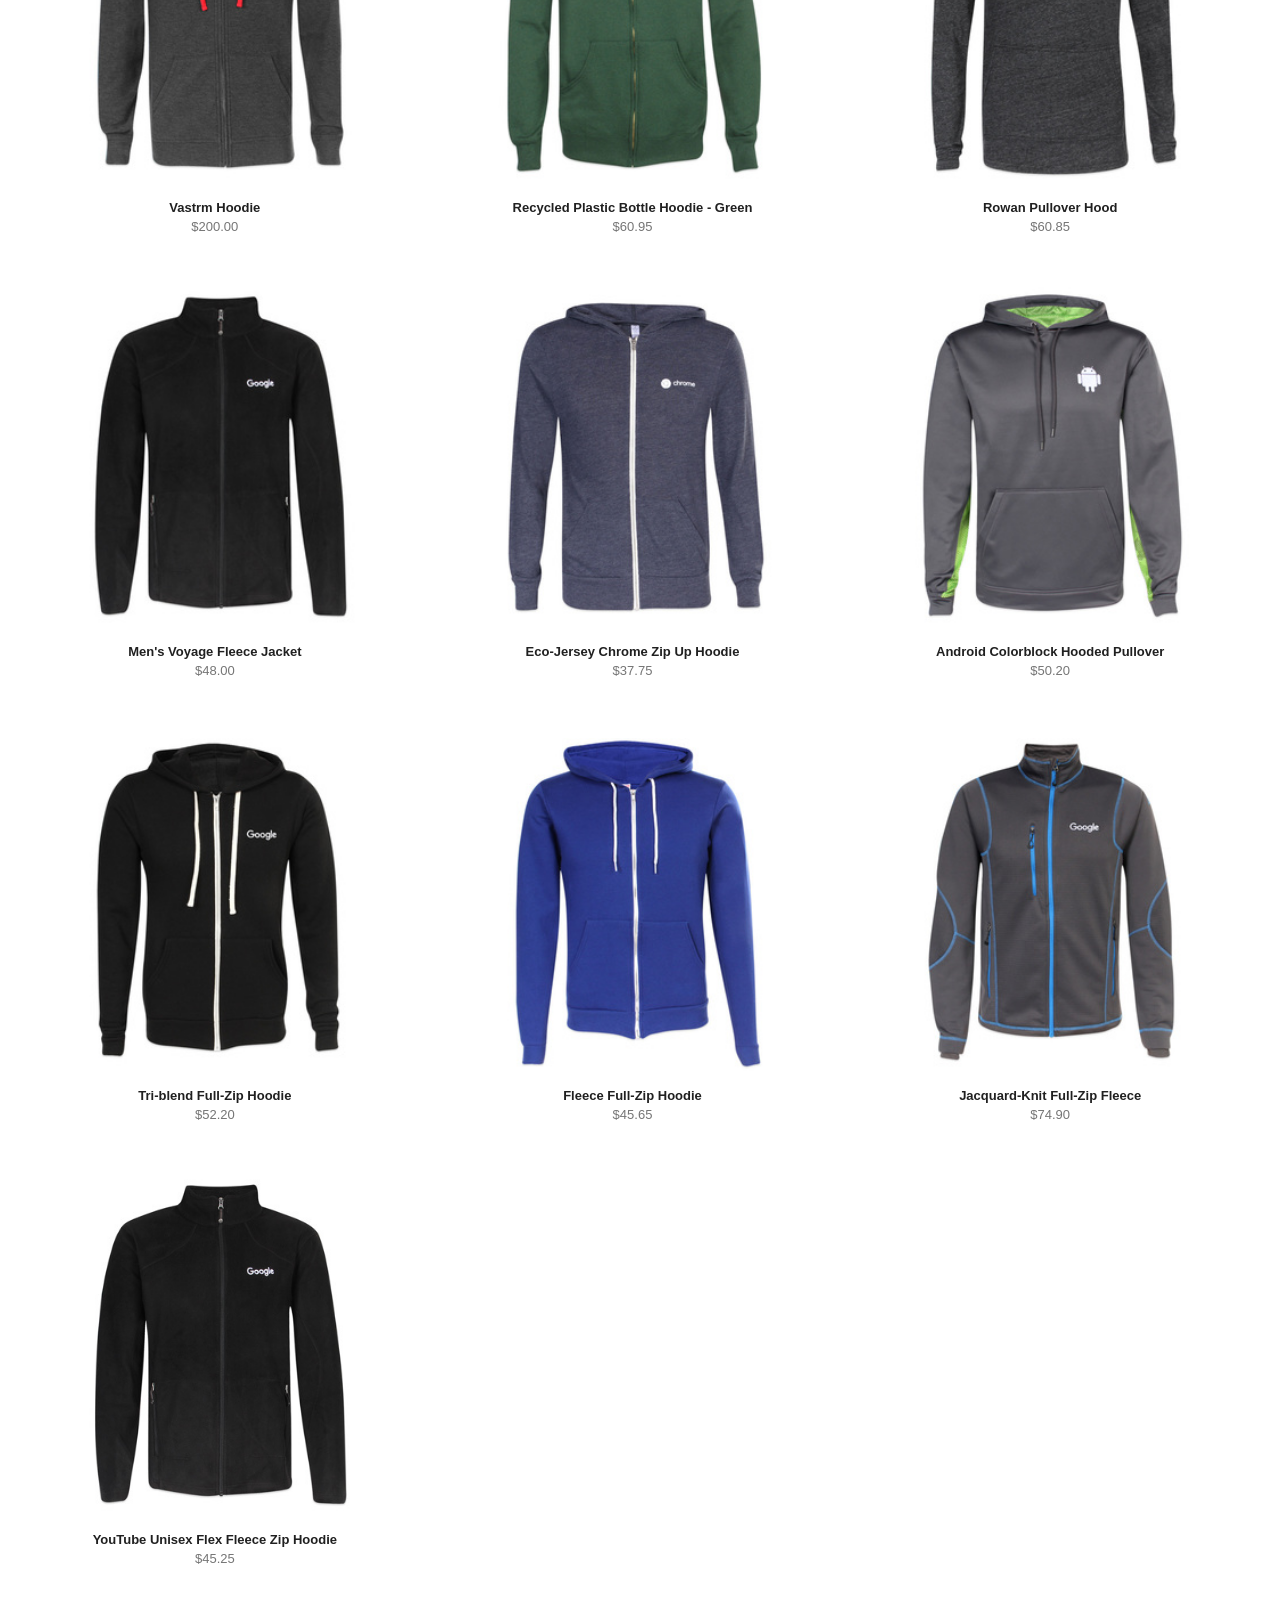
<file: mens_outerwear.html>
<!DOCTYPE html>
<html lang="en">
<head>
  <meta charset="UTF-8">
  <meta name="viewport" content="width=device-width, initial-scale=1.0">
  <meta name="description" content="Shop men's outerwear.">
  <meta name="theme-color" content="#ffffff">
  <title>Men's Outerwear - SHOP</title>
  <link rel="icon" type="image/png" sizes="32x32" href="images/shop-icon-32.png">
  <link rel="stylesheet" href="./css/mens_outerwear.css">
</head>
<body class="listing-page">
  <header class="site-header">
    <input class="menu-toggle" type="checkbox" id="menu-toggle" aria-label="Toggle navigation">
    <div class="toolbar">
      <label class="menu-button" for="menu-toggle" aria-label="Open navigation">
        <svg viewBox="0 0 24 24" aria-hidden="true"><path d="M3 6h18v2H3zm0 5h18v2H3zm0 5h18v2H3z"/></svg>
      </label>
      <a class="logo" href="index.html" aria-label="SHOP home">SHOP</a>
      <a class="cart-link" href="cart.html" aria-label="Shopping cart">
        <svg viewBox="0 0 24 24" aria-hidden="true"><path d="M7 18a2 2 0 1 0 0 4 2 2 0 0 0 0-4Zm10 0a2 2 0 1 0 0 4 2 2 0 0 0 0-4ZM1 2v2h2l3.6 7.59-1.35 2.45A2 2 0 0 0 7 17h12v-2H7.42a.25.25 0 0 1-.25-.25l.03-.12.9-1.63h7.45a2 2 0 0 0 1.75-1.03l3.58-6.49A1 1 0 0 0 20 4H5.21l-.94-2H1Z"/></svg>
        <span class="cart-count" aria-hidden="true">2</span>
      </a>
    </div>
    <nav class="category-nav" aria-label="Shop categories">
      <a class="active" href="mens_outerwear.html">Men's Outerwear</a>
      <a href="ladies_outerwear.html">Ladies Outerwear</a>
      <a href="mens_tshirts.html">Men's T-Shirts</a>
      <a href="ladies_tshirts.html">Ladies T-Shirts</a>
    </nav>
    <nav class="mobile-nav" aria-label="Mobile shop categories">
      <a class="active" href="mens_outerwear.html">Men's Outerwear</a>
      <a href="ladies_outerwear.html">Ladies Outerwear</a>
      <a href="mens_tshirts.html">Men's T-Shirts</a>
      <a href="ladies_tshirts.html">Ladies T-Shirts</a>
    </nav>
    <label class="drawer-backdrop" for="menu-toggle" aria-label="Close navigation"></label>
  </header>

  <main class="product-listing">
    <img class="listing-hero" src="images/mens_outerwear.jpg" alt="Men's Outerwear collection">
    <header class="listing-heading">
      <h1>Men's Outerwear</h1>
      <span>(16 items)</span>
    </header>
    <ul class="product-grid">
      <li class="product-card">
        <a href="mens_outerwear_item.html" aria-label="Men's Tech Shell Full-Zip">
          <div class="product-image">
            <img src="data/images/10-15068B.jpg" alt="Men's Tech Shell Full-Zip" loading="lazy">
          </div>
          <div class="product-title">Men's Tech Shell Full-Zip</div>
          <div class="product-price">$50.20</div>
        </a>
      </li>
      <li class="product-card">
        <a href="#" aria-label="Anvil L/S Crew Neck - Grey">
          <div class="product-image">
            <img src="data/images/10-14154B.jpg" alt="Anvil L/S Crew Neck - Grey" loading="lazy">
          </div>
          <div class="product-title">Anvil L/S Crew Neck - Grey</div>
          <div class="product-price">$22.15</div>
        </a>
      </li>
      <li class="product-card">
        <a href="#" aria-label="Green Flex Fleece Zip Hoodie">
          <div class="product-image">
            <img src="data/images/10-14157B.jpg" alt="Green Flex Fleece Zip Hoodie" loading="lazy">
          </div>
          <div class="product-title">Green Flex Fleece Zip Hoodie</div>
          <div class="product-price">$45.65</div>
        </a>
      </li>
      <li class="product-card">
        <a href="#" aria-label="Android Nylon Packable Jacket">
          <div class="product-image">
            <img src="data/images/10-15041B.jpg" alt="Android Nylon Packable Jacket" loading="lazy">
          </div>
          <div class="product-title">Android Nylon Packable Jacket</div>
          <div class="product-price">$33.60</div>
        </a>
      </li>
      <li class="product-card">
        <a href="#" aria-label="YouTube Ultimate Hooded Sweatshirt">
          <div class="product-image">
            <img src="data/images/10-14133B.jpg" alt="YouTube Ultimate Hooded Sweatshirt" loading="lazy">
          </div>
          <div class="product-title">YouTube Ultimate Hooded Sweatshirt</div>
          <div class="product-price">$32.35</div>
        </a>
      </li>
      <li class="product-card">
        <a href="#" aria-label="Grey Heather Fleece Zip Hoodie">
          <div class="product-image">
            <img src="data/images/10-14160B.jpg" alt="Grey Heather Fleece Zip Hoodie" loading="lazy">
          </div>
          <div class="product-title">Grey Heather Fleece Zip Hoodie</div>
          <div class="product-price">$38.85</div>
        </a>
      </li>
      <li class="product-card">
        <a href="#" aria-label="Vastrm Hoodie">
          <div class="product-image">
            <img src="data/images/10-14153B.jpg" alt="Vastrm Hoodie" loading="lazy">
          </div>
          <div class="product-title">Vastrm Hoodie</div>
          <div class="product-price">$200.00</div>
        </a>
      </li>
      <li class="product-card">
        <a href="#" aria-label="Recycled Plastic Bottle Hoodie - Green">
          <div class="product-image">
            <img src="data/images/10-14158B.jpg" alt="Recycled Plastic Bottle Hoodie - Green" loading="lazy">
          </div>
          <div class="product-title">Recycled Plastic Bottle Hoodie - Green</div>
          <div class="product-price">$60.95</div>
        </a>
      </li>
      <li class="product-card">
        <a href="#" aria-label="Rowan Pullover Hood">
          <div class="product-image">
            <img src="data/images/10-14152B.jpg" alt="Rowan Pullover Hood" loading="lazy">
          </div>
          <div class="product-title">Rowan Pullover Hood</div>
          <div class="product-price">$60.85</div>
        </a>
      </li>
      <li class="product-card">
        <a href="#" aria-label="Men's Voyage Fleece Jacket">
          <div class="product-image">
            <img src="data/images/10-14155B.jpg" alt="Men's Voyage Fleece Jacket" loading="lazy">
          </div>
          <div class="product-title">Men's Voyage Fleece Jacket</div>
          <div class="product-price">$48.00</div>
        </a>
      </li>
      <li class="product-card">
        <a href="#" aria-label="Eco-Jersey Chrome Zip Up Hoodie">
          <div class="product-image">
            <img src="data/images/10-14159B.jpg" alt="Eco-Jersey Chrome Zip Up Hoodie" loading="lazy">
          </div>
          <div class="product-title">Eco-Jersey Chrome Zip Up Hoodie</div>
          <div class="product-price">$37.75</div>
        </a>
      </li>
      <li class="product-card">
        <a href="#" aria-label="Android Colorblock Hooded Pullover">
          <div class="product-image">
            <img src="data/images/10-14146B.jpg" alt="Android Colorblock Hooded Pullover" loading="lazy">
          </div>
          <div class="product-title">Android Colorblock Hooded Pullover</div>
          <div class="product-price">$50.20</div>
        </a>
      </li>
      <li class="product-card">
        <a href="#" aria-label="Tri-blend Full-Zip Hoodie">
          <div class="product-image">
            <img src="data/images/10-14216B.jpg" alt="Tri-blend Full-Zip Hoodie" loading="lazy">
          </div>
          <div class="product-title">Tri-blend Full-Zip Hoodie</div>
          <div class="product-price">$52.20</div>
        </a>
      </li>
      <li class="product-card">
        <a href="#" aria-label="Fleece Full-Zip Hoodie">
          <div class="product-image">
            <img src="data/images/10-14215B.jpg" alt="Fleece Full-Zip Hoodie" loading="lazy">
          </div>
          <div class="product-title">Fleece Full-Zip Hoodie</div>
          <div class="product-price">$45.65</div>
        </a>
      </li>
      <li class="product-card">
        <a href="#" aria-label="Jacquard-Knit Full-Zip Fleece">
          <div class="product-image">
            <img src="data/images/10-14217B.jpg" alt="Jacquard-Knit Full-Zip Fleece" loading="lazy">
          </div>
          <div class="product-title">Jacquard-Knit Full-Zip Fleece</div>
          <div class="product-price">$74.90</div>
        </a>
      </li>
      <li class="product-card">
        <a href="#" aria-label="YouTube Unisex Flex Fleece Zip Hoodie">
          <div class="product-image">
            <img src="data/images/10-14155A.jpg" alt="YouTube Unisex Flex Fleece Zip Hoodie" loading="lazy">
          </div>
          <div class="product-title">YouTube Unisex Flex Fleece Zip Hoodie</div>
          <div class="product-price">$45.25</div>
        </a>
      </li>
    </ul>
  </main>

</body>
</html>
</file>
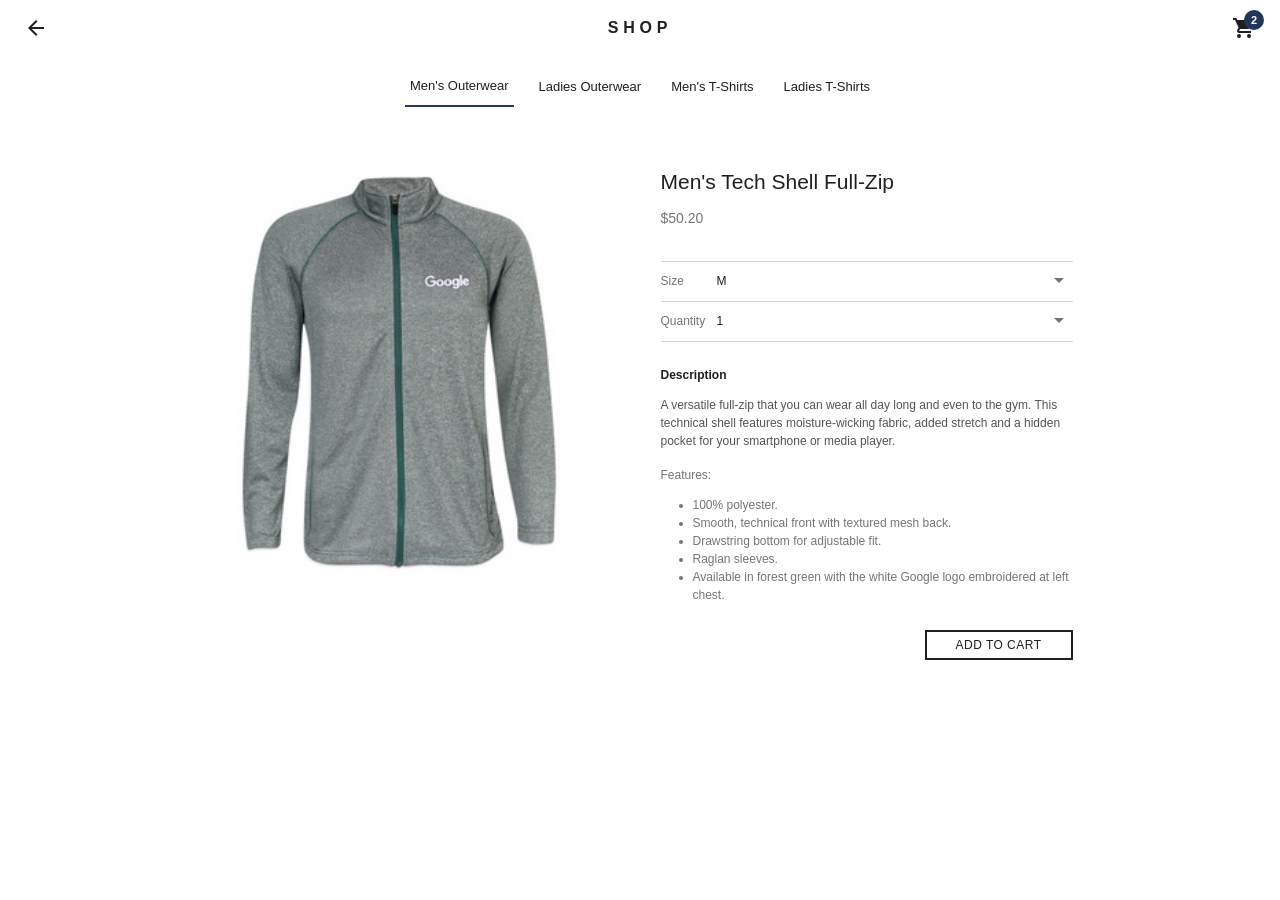
<file: mens_outerwear_item.html>
<!DOCTYPE html>
<html lang="en">
<head>
  <meta charset="UTF-8">
  <meta name="viewport" content="width=device-width, initial-scale=1.0">
  <meta name="description" content="Men's Tech Shell Full-Zip product details.">
  <meta name="theme-color" content="#ffffff">
  <title>Men's Tech Shell Full-Zip - SHOP</title>
  <link rel="icon" type="image/png" sizes="32x32" href="images/shop-icon-32.png">
  <link rel="stylesheet" href="./css/mens_outerwear.css">
  <link rel="stylesheet" href="./css/commerce.css">
</head>
<body class="commerce-page product-page">
  <header class="site-header">
    <div class="toolbar">
      <a class="product-back-button" href="mens_outerwear.html" aria-label="Back to Men's Outerwear">
        <svg viewBox="0 0 24 24" aria-hidden="true"><path d="M20 11H7.83l5.59-5.59L12 4l-8 8 8 8 1.41-1.41L7.83 13H20v-2Z"/></svg>
      </a>
      <a class="logo" href="index.html" aria-label="SHOP home">SHOP</a>
      <a class="cart-link" href="cart.html" aria-label="Shopping cart">
        <svg viewBox="0 0 24 24" aria-hidden="true"><path d="M7 18a2 2 0 1 0 0 4 2 2 0 0 0 0-4Zm10 0a2 2 0 1 0 0 4 2 2 0 0 0 0-4ZM1 2v2h2l3.6 7.59-1.35 2.45A2 2 0 0 0 7 17h12v-2H7.42a.25.25 0 0 1-.25-.25l.03-.12.9-1.63h7.45a2 2 0 0 0 1.75-1.03l3.58-6.49A1 1 0 0 0 20 4H5.21l-.94-2H1Z"/></svg>
        <span class="cart-count" aria-hidden="true">2</span>
      </a>
    </div>
    <nav class="category-nav" aria-label="Shop categories">
      <a class="active" href="mens_outerwear.html">Men's Outerwear</a>
      <a href="ladies_outerwear.html">Ladies Outerwear</a>
      <a href="mens_tshirts.html">Men's T-Shirts</a>
      <a href="ladies_tshirts.html">Ladies T-Shirts</a>
    </nav>
  </header>
  <main class="commerce-main item-main">
    <section class="item-detail" aria-labelledby="item-title">
      <div class="item-detail-image">
        <img src="data/images/10-15068B.jpg" alt="Men's Tech Shell Full-Zip">
      </div>
      <div class="item-detail-info">
        <h1 id="item-title">Men's Tech Shell Full-Zip</h1>
        <p class="item-price">$50.20</p>
        <div class="product-options">
          <label class="product-option" for="item-size">
            <span>Size</span>
            <select id="item-size" name="size">
              <option>XS</option><option>S</option><option selected>M</option><option>L</option><option>XL</option>
            </select>
          </label>
          <label class="product-option" for="item-quantity">
            <span>Quantity</span>
            <select id="item-quantity" name="quantity">
              <option selected>1</option><option>2</option><option>3</option><option>4</option><option>5</option>
            </select>
          </label>
        </div>
        <section class="item-description" aria-labelledby="description-title">
          <h2 id="description-title">Description</h2>
          <p>A versatile full-zip that you can wear all day long and even to the gym. This technical shell features moisture-wicking fabric, added stretch and a hidden pocket for your smartphone or media player.</p>
          <p class="item-features-label">Features:</p>
          <ul>
            <li>100% polyester.</li>
            <li>Smooth, technical front with textured mesh back.</li>
            <li>Drawstring bottom for adjustable fit.</li>
            <li>Raglan sleeves.</li>
            <li>Available in forest green with the white Google logo embroidered at left chest.</li>
          </ul>
        </section>
        <span class="commerce-button static-action item-add-button" aria-disabled="true">Add to Cart</span>
      </div>
    </section>
  </main>
</body>
</html>
</file>
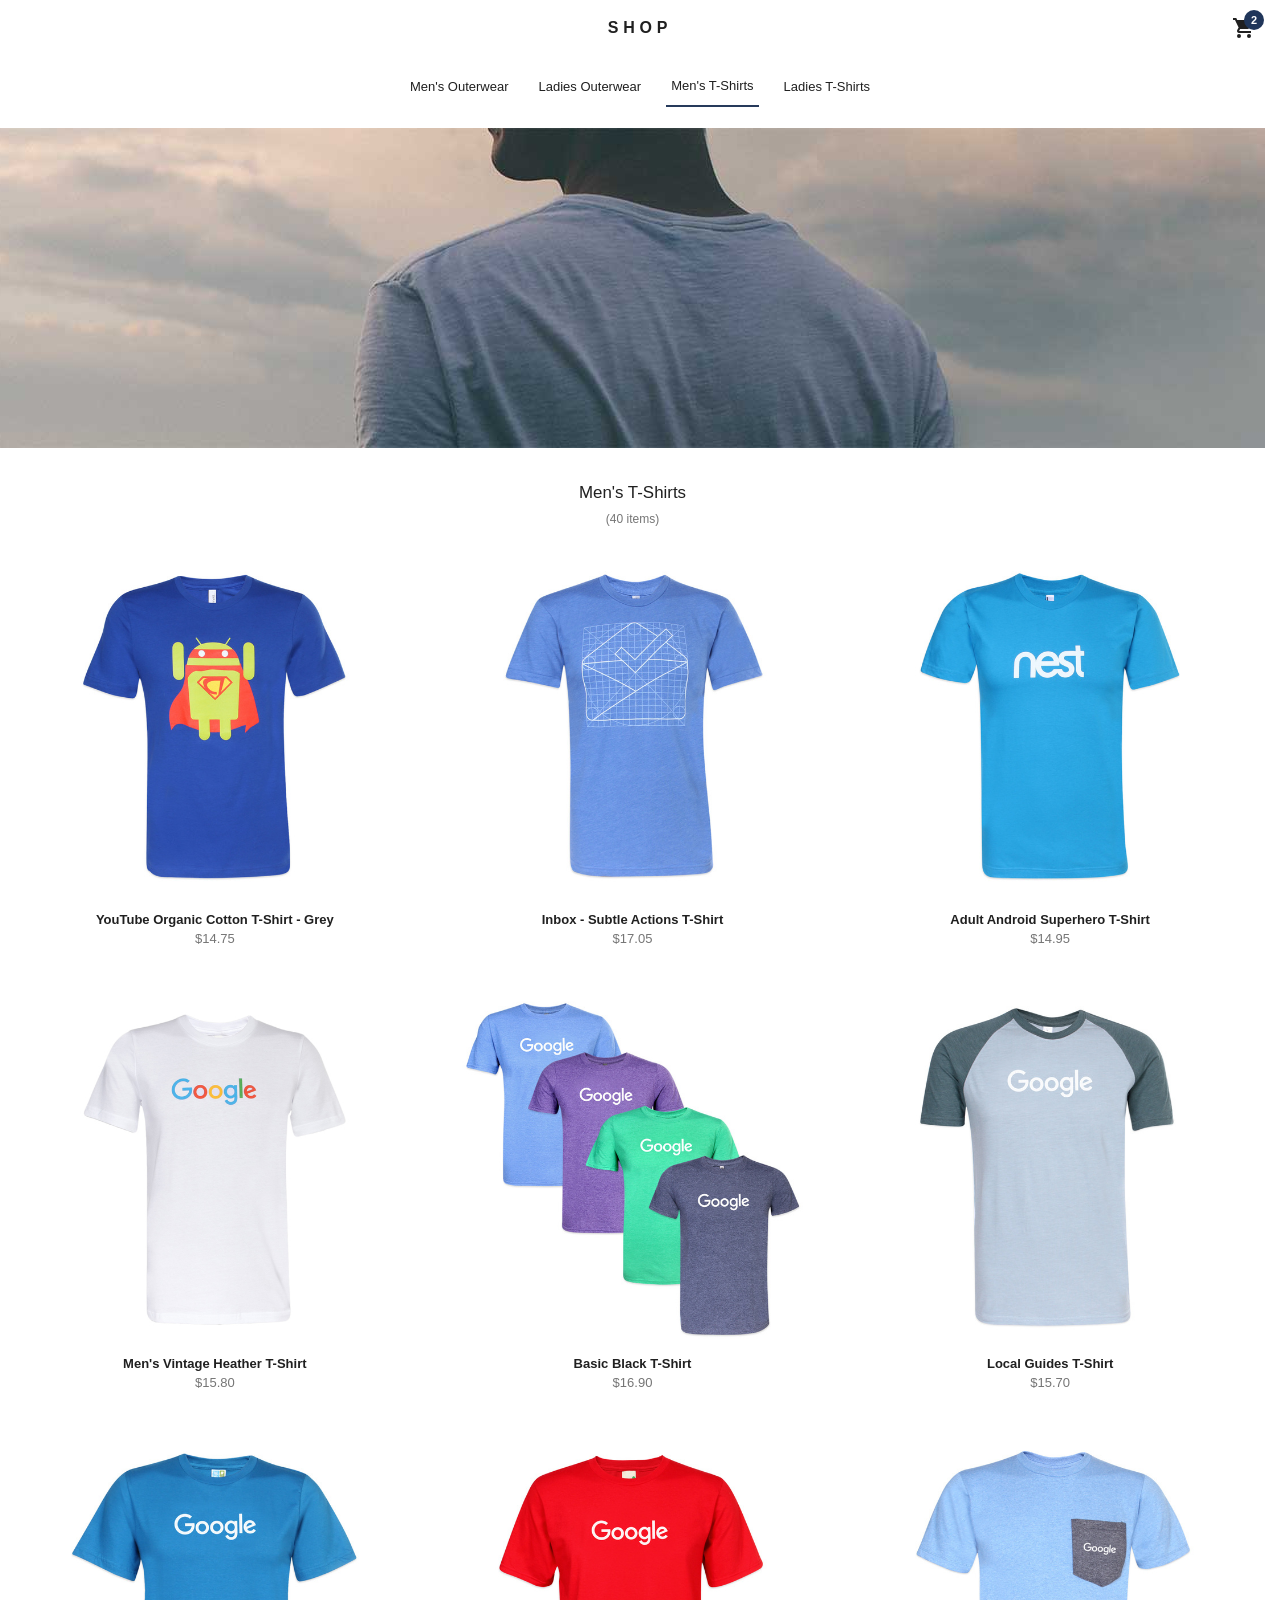
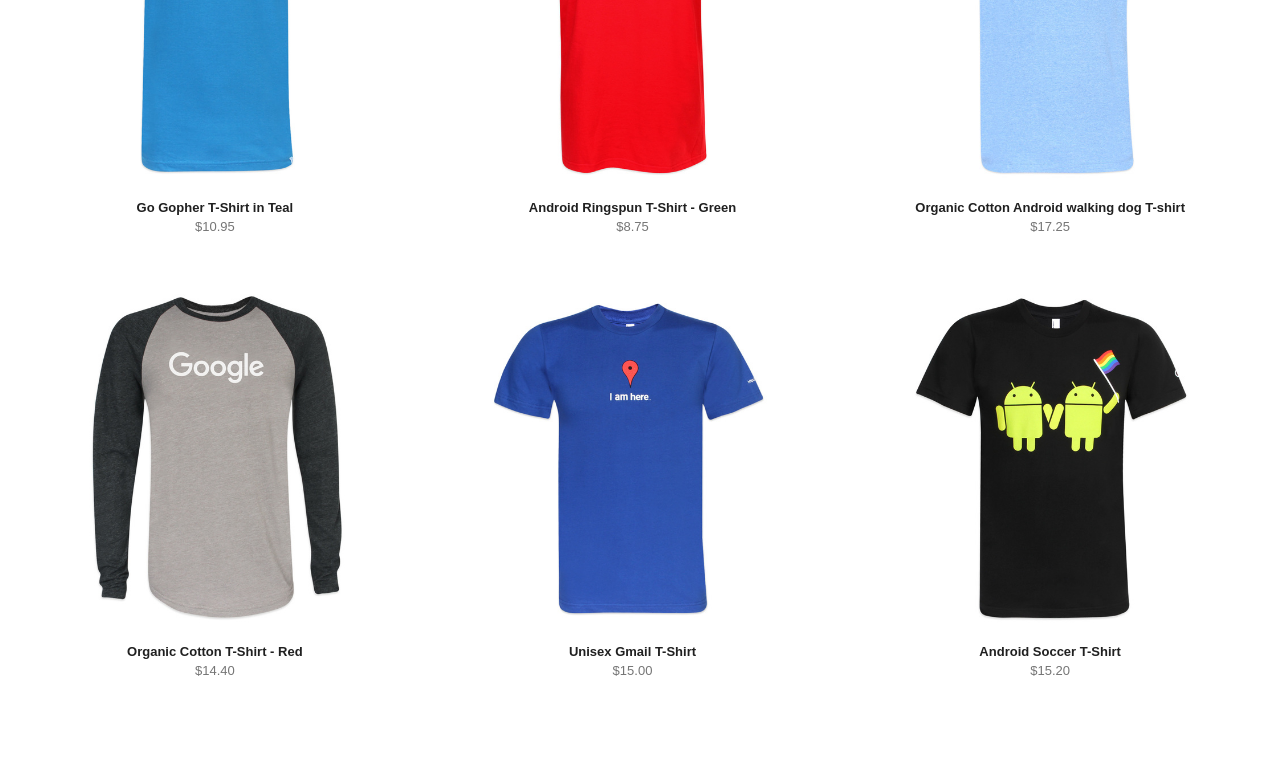
<file: mens_tshirts.html>
<!DOCTYPE html>
<html lang="en">
<head>
  <meta charset="UTF-8">
  <meta name="viewport" content="width=device-width, initial-scale=1.0">
  <meta name="description" content="Shop men's T-shirts.">
  <meta name="theme-color" content="#ffffff">
  <title>Men's T-Shirts - SHOP</title>
  <link rel="icon" type="image/png" sizes="32x32" href="images/shop-icon-32.png">
  <link rel="stylesheet" href="./css/mens_outerwear.css">
</head>
<body class="listing-page">
  <header class="site-header">
    <input class="menu-toggle" type="checkbox" id="menu-toggle" aria-label="Toggle navigation">
    <div class="toolbar">
      <label class="menu-button" for="menu-toggle" aria-label="Open navigation">
        <svg viewBox="0 0 24 24" aria-hidden="true"><path d="M3 6h18v2H3zm0 5h18v2H3zm0 5h18v2H3z"/></svg>
      </label>
      <a class="logo" href="index.html" aria-label="SHOP home">SHOP</a>
      <a class="cart-link" href="cart.html" aria-label="Shopping cart">
        <svg viewBox="0 0 24 24" aria-hidden="true"><path d="M7 18a2 2 0 1 0 0 4 2 2 0 0 0 0-4Zm10 0a2 2 0 1 0 0 4 2 2 0 0 0 0-4ZM1 2v2h2l3.6 7.59-1.35 2.45A2 2 0 0 0 7 17h12v-2H7.42a.25.25 0 0 1-.25-.25l.03-.12.9-1.63h7.45a2 2 0 0 0 1.75-1.03l3.58-6.49A1 1 0 0 0 20 4H5.21l-.94-2H1Z"/></svg>
        <span class="cart-count" aria-hidden="true">2</span>
      </a>
    </div>
    <nav class="category-nav" aria-label="Shop categories">
      <a href="mens_outerwear.html">Men's Outerwear</a>
      <a href="ladies_outerwear.html">Ladies Outerwear</a>
      <a class="active" href="mens_tshirts.html">Men's T-Shirts</a>
      <a href="ladies_tshirts.html">Ladies T-Shirts</a>
    </nav>
    <nav class="mobile-nav" aria-label="Mobile shop categories">
      <a href="mens_outerwear.html">Men's Outerwear</a>
      <a href="ladies_outerwear.html">Ladies Outerwear</a>
      <a class="active" href="mens_tshirts.html">Men's T-Shirts</a>
      <a href="ladies_tshirts.html">Ladies T-Shirts</a>
    </nav>
    <label class="drawer-backdrop" for="menu-toggle" aria-label="Close navigation"></label>
  </header>

  <main class="product-listing">
    <img class="listing-hero" src="images/mens_tshirts.jpg" alt="Men's T-shirts collection">
    <header class="listing-heading">
      <h1>Men's T-Shirts</h1>
      <span>(40 items)</span>
    </header>
    <ul class="product-grid">
      <li class="product-card">
        <a href="mens_tshirts_item.html" aria-label="YouTube Organic Cotton T-Shirt - Grey">
          <div class="product-image">
            <img src="data/images/10-13239A.jpg" alt="YouTube Organic Cotton T-Shirt - Grey" loading="lazy">
          </div>
          <div class="product-title">YouTube Organic Cotton T-Shirt - Grey</div>
          <div class="product-price">$14.75</div>
        </a>
      </li>
      <li class="product-card">
        <a href="#" aria-label="Inbox - Subtle Actions T-Shirt">
          <div class="product-image">
            <img src="data/images/10-13240A.jpg" alt="Inbox - Subtle Actions T-Shirt" loading="lazy">
          </div>
          <div class="product-title">Inbox - Subtle Actions T-Shirt</div>
          <div class="product-price">$17.05</div>
        </a>
      </li>
      <li class="product-card">
        <a href="#" aria-label="Adult Android Superhero T-Shirt">
          <div class="product-image">
            <img src="data/images/10-13241A.jpg" alt="Adult Android Superhero T-Shirt" loading="lazy">
          </div>
          <div class="product-title">Adult Android Superhero T-Shirt</div>
          <div class="product-price">$14.95</div>
        </a>
      </li>
      <li class="product-card">
        <a href="#" aria-label="Men's Vintage Heather T-Shirt">
          <div class="product-image">
            <img src="data/images/10-13262A.jpg" alt="Men's Vintage Heather T-Shirt" loading="lazy">
          </div>
          <div class="product-title">Men's Vintage Heather T-Shirt</div>
          <div class="product-price">$15.80</div>
        </a>
      </li>
      <li class="product-card">
        <a href="#" aria-label="Basic Black T-Shirt">
          <div class="product-image">
            <img src="data/images/10-13264A.jpg" alt="Basic Black T-Shirt" loading="lazy">
          </div>
          <div class="product-title">Basic Black T-Shirt</div>
          <div class="product-price">$16.90</div>
        </a>
      </li>
      <li class="product-card">
        <a href="#" aria-label="Local Guides T-Shirt">
          <div class="product-image">
            <img src="data/images/10-13266A.jpg" alt="Local Guides T-Shirt" loading="lazy">
          </div>
          <div class="product-title">Local Guides T-Shirt</div>
          <div class="product-price">$15.70</div>
        </a>
      </li>
      <li class="product-card">
        <a href="#" aria-label="Go Gopher T-Shirt in Teal">
          <div class="product-image">
            <img src="data/images/10-13268A.jpg" alt="Go Gopher T-Shirt in Teal" loading="lazy">
          </div>
          <div class="product-title">Go Gopher T-Shirt in Teal</div>
          <div class="product-price">$10.95</div>
        </a>
      </li>
      <li class="product-card">
        <a href="#" aria-label="Android Ringspun T-Shirt - Green">
          <div class="product-image">
            <img src="data/images/10-13270A.jpg" alt="Android Ringspun T-Shirt - Green" loading="lazy">
          </div>
          <div class="product-title">Android Ringspun T-Shirt - Green</div>
          <div class="product-price">$8.75</div>
        </a>
      </li>
      <li class="product-card">
        <a href="#" aria-label="Organic Cotton Android walking dog T-shirt">
          <div class="product-image">
            <img src="data/images/10-13272A.jpg" alt="Organic Cotton Android walking dog T-shirt" loading="lazy">
          </div>
          <div class="product-title">Organic Cotton Android walking dog T-shirt</div>
          <div class="product-price">$17.25</div>
        </a>
      </li>
      <li class="product-card">
        <a href="#" aria-label="Organic Cotton T-Shirt - Red">
          <div class="product-image">
            <img src="data/images/10-13274A.jpg" alt="Organic Cotton T-Shirt - Red" loading="lazy">
          </div>
          <div class="product-title">Organic Cotton T-Shirt - Red</div>
          <div class="product-price">$14.40</div>
        </a>
      </li>
      <li class="product-card">
        <a href="#" aria-label="Unisex Gmail T-Shirt">
          <div class="product-image">
            <img src="data/images/10-13277A.jpg" alt="Unisex Gmail T-Shirt" loading="lazy">
          </div>
          <div class="product-title">Unisex Gmail T-Shirt</div>
          <div class="product-price">$15.00</div>
        </a>
      </li>
      <li class="product-card">
        <a href="#" aria-label="Android Soccer T-Shirt">
          <div class="product-image">
            <img src="data/images/10-13279A.jpg" alt="Android Soccer T-Shirt" loading="lazy">
          </div>
          <div class="product-title">Android Soccer T-Shirt</div>
          <div class="product-price">$15.20</div>
        </a>
      </li>
    </ul>
  </main>

</body>
</html>
</file>
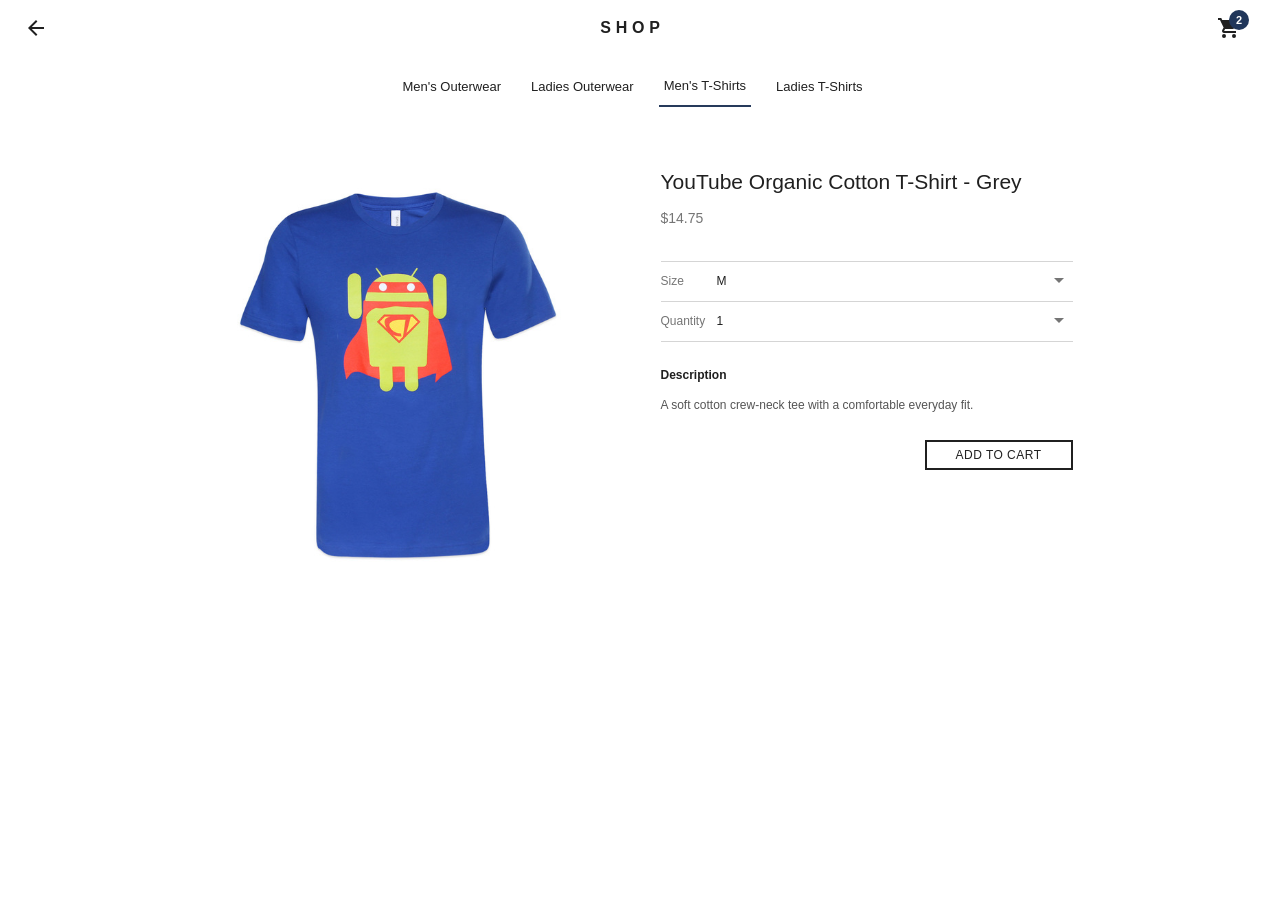
<file: mens_tshirts_item.html>
<!DOCTYPE html>
<html lang="en">
<head>
  <meta charset="UTF-8">
  <meta name="viewport" content="width=device-width, initial-scale=1.0">
  <meta name="description" content="YouTube Organic Cotton T-Shirt product details.">
  <meta name="theme-color" content="#ffffff">
  <title>YouTube Organic Cotton T-Shirt - SHOP</title>
  <link rel="icon" type="image/png" sizes="32x32" href="images/shop-icon-32.png">
  <link rel="stylesheet" href="./css/mens_outerwear.css">
  <link rel="stylesheet" href="./css/commerce.css">
</head>
<body class="commerce-page product-page">
  <header class="site-header">
    <div class="toolbar">
      <a class="product-back-button" href="mens_tshirts.html" aria-label="Back to Men's T-Shirts">
        <svg viewBox="0 0 24 24" aria-hidden="true"><path d="M20 11H7.83l5.59-5.59L12 4l-8 8 8 8 1.41-1.41L7.83 13H20v-2Z"/></svg>
      </a>
      <a class="logo" href="index.html" aria-label="SHOP home">SHOP</a>
      <a class="cart-link" href="cart.html" aria-label="Shopping cart">
        <svg viewBox="0 0 24 24" aria-hidden="true"><path d="M7 18a2 2 0 1 0 0 4 2 2 0 0 0 0-4Zm10 0a2 2 0 1 0 0 4 2 2 0 0 0 0-4ZM1 2v2h2l3.6 7.59-1.35 2.45A2 2 0 0 0 7 17h12v-2H7.42a.25.25 0 0 1-.25-.25l.03-.12.9-1.63h7.45a2 2 0 0 0 1.75-1.03l3.58-6.49A1 1 0 0 0 20 4H5.21l-.94-2H1Z"/></svg>
        <span class="cart-count" aria-hidden="true">2</span>
      </a>
    </div>
    <nav class="category-nav" aria-label="Shop categories">
      <a href="mens_outerwear.html">Men's Outerwear</a>
      <a href="ladies_outerwear.html">Ladies Outerwear</a>
      <a class="active" href="mens_tshirts.html">Men's T-Shirts</a>
      <a href="ladies_tshirts.html">Ladies T-Shirts</a>
    </nav>
  </header>
  <main class="commerce-main item-main">
    <section class="item-detail" aria-labelledby="item-title">
      <div class="item-detail-image">
        <img src="data/images/10-13239A.jpg" alt="YouTube Organic Cotton T-Shirt - Grey">
      </div>
      <div class="item-detail-info">
        <h1 id="item-title">YouTube Organic Cotton T-Shirt - Grey</h1>
        <p class="item-price">$14.75</p>
        <div class="product-options">
          <label class="product-option" for="item-size">
            <span>Size</span>
            <select id="item-size" name="size">
              <option>XS</option><option>S</option><option selected>M</option><option>L</option><option>XL</option>
            </select>
          </label>
          <label class="product-option" for="item-quantity">
            <span>Quantity</span>
            <select id="item-quantity" name="quantity">
              <option selected>1</option><option>2</option><option>3</option><option>4</option><option>5</option>
            </select>
          </label>
        </div>
        <section class="item-description" aria-labelledby="description-title">
          <h2 id="description-title">Description</h2>
          <p>A soft cotton crew-neck tee with a comfortable everyday fit.</p>
        </section>
        <span class="commerce-button static-action item-add-button" aria-disabled="true">Add to Cart</span>
      </div>
    </section>
  </main>
</body>
</html>
</file>
<file: css/style.css>
/* =========================================
   1. CSS RESET
========================================= */

*,
*::before,
*::after {
  box-sizing: border-box;
  margin: 0;
  padding: 0;
}

html {
  scroll-behavior: smooth;
  scroll-padding-top: 76px;
  scrollbar-gutter: stable;
  -webkit-text-size-adjust: 100%;
}

body {
  min-height: 100vh;
  padding-top: 64px;
  padding-bottom: 64px;
  font-family: Roboto, "Noto", Arial, sans-serif;
  font-size: 13px;
  line-height: 1.5;
  color: #202020;
  background: #fff;
}

img,
svg {
  display: block;
  max-width: 100%;
}

a {
  color: inherit;
  text-decoration: none;
}

button,
input {
  font: inherit;
}

/* =========================================
   2. BASE LAYOUT - MOBILE
========================================= */

.shop-home {
  width: 100%;
  max-width: 1440px;
  margin: 0 auto;
}

/* =========================================
   3. HEADER
========================================= */

.site-header {
  position: fixed;
  z-index: 10;
  top: 0;
  right: 0;
  left: 0;
  background: rgba(255, 255, 255, 0.95);
  transition: transform 220ms ease;
}

.site-header:has(.menu-toggle:checked) {
  background: transparent;
  box-shadow: none;
}

/* =========================================
   4. TOOLBAR
========================================= */

.toolbar {
  position: relative;
  display: flex;
  height: 64px;
  align-items: center;
  justify-content: space-between;
  padding: 0 16px;
  transition: transform 220ms ease;
}

.logo {
  position: absolute;
  left: 50%;
  color: #202020;
  font-size: 16px;
  font-weight: 600;
  letter-spacing: 0.3em;
  transform: translateX(-50%);
}

.cart-link,
.menu-button {
  display: flex;
  width: 40px;
  height: 40px;
  align-items: center;
  justify-content: center;
  color: #202020;
}

.cart-link {
  position: relative;
  margin-left: auto;
}

.cart-count {
  position: absolute;
  top: 2px;
  right: 0;
  display: grid;
  min-width: 20px;
  height: 20px;
  place-items: center;
  padding: 0 5px;
  border-radius: 50%;
  background: #20365a;
  color: #fff;
  font-size: 11px;
  font-weight: 600;
  line-height: 1;
}

.cart-link svg,
.menu-button svg {
  width: 24px;
  height: 24px;
  fill: currentColor;
}

/* =========================================
   5. MOBILE NAVIGATION
========================================= */

.menu-toggle {
  position: absolute;
  width: 1px;
  height: 1px;
  opacity: 0;
}

.menu-button {
  display: flex;
  cursor: pointer;
}

.menu-toggle:focus-visible + .toolbar .menu-button {
  outline: 2px solid #263a5b;
  outline-offset: 2px;
}

/* Hide desktop navigation */

.category-nav {
  display: none;
}

/* Mobile drawer */

.mobile-nav {
  position: fixed;
  z-index: 12;
  top: 0;
  left: 0;
  display: block;
  width: min(256px, 80vw);
  height: 100vh;
  height: 100dvh;
  padding: 8px 0;
  overflow-y: auto;
  background: #fff;
  box-shadow: 2px 0 8px rgba(0, 0, 0, 0.12);
  transform: translateX(-100%);
  transition: transform 220ms ease;
}

.mobile-nav a {
  display: block;
  padding: 10px 20px;
  color: #757575;
  font-size: 13px;
}

.mobile-nav a:hover {
  background: #f5f5f5;
}

/* Drawer overlay */

.drawer-backdrop {
  position: fixed;
  z-index: 9;
  inset: 0 0 auto;
  display: block;
  height: 100vh;
  height: 100dvh;
  background: rgba(0, 0, 0, 0.5);
  opacity: 0;
  pointer-events: none;
  transition: opacity 220ms ease;
}

/* Open drawer */

.site-header:has(.menu-toggle:checked) .mobile-nav {
  transform: translateX(0);
}

.site-header:has(.menu-toggle:checked) .drawer-backdrop {
  opacity: 1;
  pointer-events: auto;
}

body:has(.menu-toggle:checked) {
  overflow: hidden;
}

/* =========================================
   6. CATEGORY SECTIONS
========================================= */

.category {
  margin-bottom: 40px;
  text-align: center;
}

.category-image {
  position: relative;
  display: block;
  height: 240px;
  overflow: hidden;
}

.category-image img {
  position: absolute;
  top: 0;
  bottom: 0;
  left: 50%;
  width: auto;
  max-width: none;
  height: 100%;
  transform: translateX(-50%);
  object-fit: cover;
}

.category h1,
.category h2 {
  margin: 24px 0;
  font-size: 1.3em;
  font-weight: 500;
}

/* =========================================
   7. CATEGORY ROW
========================================= */

.category-row {
  display: flex;
  width: 100%;
}

.category-compact {
  width: 50%;
}

.category-compact .category-image {
  height: 160px;
}

.category-compact h2 {
  min-height: 42px;
  font-size: 1em;
}

/* =========================================
   8. SHOP BUTTON
========================================= */

.shop-button {
  display: inline-block;
  margin: 0;
  padding: 8px 12px;
  border: 2px solid #000;
  background: #fff;
  color: #202020;
  font-size: 12px;
  font-weight: 500;
  text-align: center;
  text-transform: uppercase;
}

.shop-button:hover {
  background: #f2f2f2;
}

.shop-button:active {
  background: #000;
  color: #fff;
}

/* =========================================
   9. FOOTER
========================================= */

.site-footer {
  margin-top: 20px;
  text-align: center;
  line-height: 24px;
}

.site-footer > a {
  color: #757575;
}

.site-footer > a:hover {
  text-decoration: underline;
}

.demo-label {
  width: 120px;
  margin: 8px auto 0;
  padding: 6px;
  background: #202020;
  color: #fff;
  text-transform: uppercase;
}

/* =========================================
   10. LARGE MOBILE
   481px and above
========================================= */

@media (min-width: 481px) {

  .category-compact .category-image {
    height: 240px;
  }

}

/* =========================================
   11. TABLET
   768px and above
========================================= */

@media (min-width: 768px) {

  html {
    scroll-padding-top: 140px;
  }

  body {
    padding-top: 130px;
  }

  /* Toolbar */

  .toolbar {
    height: 64px;
  }

  .menu-button {
    display: none;
  }

  /* Desktop navigation */

  .category-nav {
    display: flex;
    height: 66px;
    align-items: center;
    justify-content: center;
    gap: 20px;
  }

  .category-nav a {
    padding: 9px 5px;
    color: #202020;
    font-size: 13px;
    font-weight: 500;
  }

  .category-nav a:hover {
    text-decoration: underline;
  }

  /* Hide mobile navigation */

  .mobile-nav,
  .drawer-backdrop {
    display: none;
  }

  /* Category sections */

  .category-image {
    height: 320px;
  }

  .category h1,
  .category h2 {
    margin: 32px 0;
  }

  .category-compact .category-image {
    height: 320px;
  }

  .category-compact h2 {
    font-size: 1.1em;
  }

  /* Shop buttons */

  .shop-button {
    padding: 8px 44px;
    font-size: 14px;
  }

}

/* =========================================
   12. DESKTOP
   1024px and above
========================================= */

@media (min-width: 1024px) {

  .shop-home {
    max-width: 1440px;
  }

}

/* =========================================
   13. REDUCED MOTION
========================================= */

@media (prefers-reduced-motion: reduce) {

  html {
    scroll-behavior: auto;
  }

  *,
  *::before,
  *::after {
    transition-duration: 0.01ms !important;
  }

}
</file>
<file: css/mens_outerwear.css>
/* =========================================
   1. CSS RESET
========================================= */

*,
*::before,
*::after {
  box-sizing: border-box;
  margin: 0;
  padding: 0;
}

html {
  scroll-behavior: smooth;
  scrollbar-gutter: stable;
  -webkit-text-size-adjust: 100%;
}

body {
  min-height: 100vh;
  font-family: Roboto, "Noto", Arial, sans-serif;
  font-size: 13px;
  line-height: 1.5;
  color: #202020;
  background: #fff;
}

img,
svg {
  display: block;
  max-width: 100%;
}

a {
  color: inherit;
  text-decoration: none;
}

/* =========================================
   2. PAGE LAYOUT - MOBILE
========================================= */

html {
  scroll-padding-top: 76px;
}

body {
  padding-top: 64px;
  padding-bottom: 40px;
}

.product-listing {
  width: 100%;
  max-width: 1440px;
  margin: 0 auto;
}

/* =========================================
   3. HEADER
========================================= */

.site-header {
  position: fixed;
  z-index: 10;
  top: 0;
  right: 0;
  left: 0;
  background: rgba(255, 255, 255, 0.95);
  transition: transform 220ms ease;
}

.site-header:has(.menu-toggle:checked) {
  transform: none;
}

.toolbar {
  position: relative;
  display: flex;
  height: 64px;
  align-items: center;
  justify-content: space-between;
  padding: 0 16px;
  transition: transform 220ms ease;
}

.logo {
  position: absolute;
  left: 50%;
  color: #202020;
  font-size: 16px;
  font-weight: 600;
  letter-spacing: 0.3em;
  transform: translateX(-50%);
}

.cart-link,
.menu-button {
  display: flex;
  width: 40px;
  height: 40px;
  align-items: center;
  justify-content: center;
  color: #202020;
}

.cart-link {
  position: relative;
  margin-left: auto;
}

.cart-count {
  position: absolute;
  top: 2px;
  right: 0;
  display: grid;
  min-width: 20px;
  height: 20px;
  place-items: center;
  padding: 0 5px;
  border-radius: 50%;
  background: #20365a;
  color: #fff;
  font-size: 11px;
  font-weight: 600;
  line-height: 1;
}

.cart-link svg,
.menu-button svg {
  width: 24px;
  height: 24px;
  fill: currentColor;
}

/* =========================================
   4. MOBILE NAVIGATION
========================================= */

.menu-toggle {
  position: absolute;
  width: 1px;
  height: 1px;
  opacity: 0;
}

.menu-button {
  display: flex;
  cursor: pointer;
}

.category-nav {
  display: none;
}

.mobile-nav {
  position: fixed;
  z-index: 12;
  top: 0;
  left: 0;
  display: block;
  width: min(256px, 80vw);
  height: 100vh;
  height: 100dvh;
  padding: 8px 0;
  overflow-y: auto;
  background: #fff;
  box-shadow: 2px 0 8px rgba(0, 0, 0, 0.12);
  transform: translateX(-100%);
  transition: transform 220ms ease;
}

.mobile-nav a {
  display: block;
  padding: 10px 20px;
  color: #757575;
  font-size: 13px;
}

.mobile-nav a:hover {
  background: #f5f5f5;
}

.mobile-nav a.active {
  color: #202020;
  font-weight: 700;
}

.drawer-backdrop {
  position: fixed;
  z-index: 9;
  inset: 0 0 auto;
  display: block;
  height: 100vh;
  height: 100dvh;
  background: rgba(0, 0, 0, 0.5);
  opacity: 0;
  pointer-events: none;
  transition: opacity 220ms ease;
}

.site-header:has(.menu-toggle:checked) {
  transform: translateY(0);
  background: transparent;
  box-shadow: none;
}

.site-header:has(.menu-toggle:checked) .mobile-nav {
  transform: translateX(0);
}

.site-header:has(.menu-toggle:checked) .drawer-backdrop {
  opacity: 1;
  pointer-events: auto;
}

body:has(.menu-toggle:checked) {
  overflow: hidden;
}

/* =========================================
   5. COLLECTION BANNER
========================================= */

.listing-hero {
  display: none;
  width: 100%;
  height: 320px;
  object-fit: cover;
  object-position: center;
}

/* =========================================
   6. CATEGORY HEADING
========================================= */

.listing-heading {
  margin: 0 0 20px;
  text-align: center;
}

.listing-heading h1 {
  margin-bottom: 4px;
  font-size: 1.1em;
  font-weight: 500;
}

.listing-heading span {
  color: #757575;
  font-size: 12px;
}

/* =========================================
   7. PRODUCT GRID - MOBILE
========================================= */

.product-grid {
  display: grid;
  grid-template-columns: repeat(2, minmax(0, 1fr));
  column-gap: 0;
  row-gap: 34px;
  margin: 0 8px 32px;
  padding: 0;
  list-style: none;
}

.product-card {
  min-width: 0;
}

.product-card a {
  display: block;
  margin: 0 8px;
  color: inherit;
  text-align: center;
}

.product-image {
  display: flex;
  width: 100%;
  aspect-ratio: 1 / 1;
  align-items: center;
  justify-content: center;
  margin-bottom: 12px;
  overflow: hidden;
}

.product-image img {
  display: block;
  width: 100%;
  height: 100%;
  object-fit: contain;
}

.product-title {
  color: #202020;
  font-weight: 700;
  line-height: 1.45;
}

.product-price {
  color: #757575;
}

/* =========================================
   8. TABLET - 768px+
========================================= */

@media (min-width: 768px) {

  html {
    scroll-padding-top: 118px;
  }

  body {
    padding-top: 118px;
  }

  .toolbar {
    height: 56px;
  }

  .menu-button {
    display: none;
  }

  .category-nav {
    display: flex;
    height: 62px;
    align-items: center;
    justify-content: center;
    gap: 20px;
  }

  .category-nav a {
    padding: 9px 5px;
    font-size: 13px;
    font-weight: 500;
  }

  .category-nav a.active {
    border-bottom: 2px solid #263a5b;
  }

  .mobile-nav,
  .drawer-backdrop {
    display: none;
  }

  /* Three product columns */

  .product-listing {
    padding: 0 16px;
  }

  .listing-hero {
    display: block;
    margin-bottom: 32px;
  }

  .product-grid {
    grid-template-columns: repeat(3, minmax(0, 1fr));
    column-gap: 12px;
    row-gap: 42px;
    margin: 0 16px 40px;
  }

  .product-card a {
    margin: 0 16px;
  }

  .product-image {
    margin-bottom: 16px;
  }

  .listing-heading {
    margin: 8px 0 28px;
  }

  .listing-heading h1 {
    font-size: 1.3em;
  }
}

/* =========================================
   9. DESKTOP - 1024px+
========================================= */

@media (min-width: 1024px) {

  .listing-page {
    padding-top: 128px;
  }

  .product-listing {
    padding: 0;
  }

  .listing-heading {
    margin: 0 0 24px;
  }

  .product-grid {
    column-gap: 20px;
    row-gap: 48px;
  }

  .product-card a {
    margin: 0 28px;
  }
}

/* =========================================
   10. SMALL MOBILE
========================================= */

@media (min-width: 381px) and (max-width: 480px) {

  .product-card a {
    margin: 0 12px;
  }

}

/* =========================================
   11. REDUCED MOTION
========================================= */

@media (prefers-reduced-motion: reduce) {

  html {
    scroll-behavior: auto;
  }

  *,
  *::before,
  *::after {
    transition-duration: 0.01ms !important;
  }

}
</file>
<file: css/commerce.css>
.commerce-page {
  padding-bottom: 48px;
}

.checkout-page {
  padding-bottom: 84px;
}

.order-success-page {
  display: flex;
  min-height: 100vh;
  flex-direction: column;
  padding-bottom: 0;
}

.order-success-main {
  flex: 1;
  width: 100%;
  margin: 0 auto;
  padding: 0 16px 80px;
  text-align: center;
}

.order-success-title {
  margin-bottom: 12px;
  font-size: 14px;
  font-weight: 400;
}

.finish-button {
  position: fixed;
  z-index: 8;
  right: 0;
  bottom: 0;
  left: 0;
  display: flex;
  min-height: 64px;
  align-items: center;
  justify-content: center;
  background: #20365a;
  color: #fff;
  font-size: 14px;
  text-transform: uppercase;
}

.commerce-main {
  width: min(100% - 32px, 960px);
  margin: 24px auto 0;
}

.commerce-title {
  margin-bottom: 24px;
  font-size: 20px;
  font-weight: 500;
  text-align: center;
  padding-bottom: 15px;
}

.commerce-button {
  display: inline-flex;
  min-height: 44px;
  align-items: center;
  justify-content: center;
  padding: 0 24px;
  border: 2px solid #202020;
  background: #202020;
  color: #fff;
  font-size: 13px;
  font-weight: 500;
  letter-spacing: 0.04em;
  text-transform: uppercase;
  cursor: pointer;
}

.commerce-button:not(.static-action):hover {
  background: #fff;
  color: #202020;
}

.static-action {
  cursor: default;
}

.commerce-button:focus-visible,
.commerce-form input:focus-visible,
.commerce-form select:focus-visible {
  outline: 2px solid #263a5b;
  outline-offset: 2px;
}

.product-page {
  padding-bottom: 48px;
}

.product-page .site-header {
  box-shadow: none;
}

.product-back-button {
  display: flex;
  width: 40px;
  height: 40px;
  align-items: center;
  justify-content: center;
  color: #202020;
}

.product-back-button svg {
  width: 24px;
  height: 24px;
  fill: currentColor;
}

.product-page .mobile-nav,
.product-page .drawer-backdrop,
.product-page .menu-toggle {
  display: none;
}

.item-main {
  width: min(100% - 32px, 1120px);
  margin-top: 40px;
}

.item-detail {
  display: grid;
  grid-template-columns: minmax(0, 1fr);
  gap: 32px;
  max-width: 1120px;
  margin: 0 auto;
}

.item-detail-image {
  display: grid;
  min-height: 300px;
  place-items: center;
}

.item-detail-image img {
  width: 100%;
  max-height: 560px;
  object-fit: contain;
}

.item-detail-info {
  min-width: 0;
  padding: 0;
}

.item-detail-info h1 {
  margin-bottom: 10px;
  font-size: 21px;
  font-weight: 500;
}

.item-price {
  margin-bottom: 32px;
  color: #757575;
  font-size: 14px;
}

.item-description {
  margin: 24px 0 26px;
  color: #555;
  font-size: 12px;
}

.item-description h2 {
  margin-bottom: 12px;
  color: #202020;
  font-size: 12px;
  font-weight: 700;
}

.item-description p {
  margin-bottom: 12px;
}

.item-features-label {
  margin-top: 16px;
  color: #757575;
}

.item-description ul {
  padding-left: 32px;
  color: #757575;
}

.product-options {
  border-top: 1px solid #d5d5d5;
}

.product-option {
  display: grid;
  min-height: 40px;
  grid-template-columns: 56px minmax(0, 1fr);
  align-items: center;
  border-bottom: 1px solid #d5d5d5;
  color: #757575;
  font-size: 12px;
}

.product-option select {
  width: 100%;
  min-width: 0;
  height: 38px;
  padding: 0 24px 0 0;
  border: 0;
  appearance: none;
  background: transparent url("data:image/svg+xml,%3Csvg xmlns='http://www.w3.org/2000/svg' width='12' height='8' viewBox='0 0 12 8'%3E%3Cpath fill='%23757575' d='M1 1l5 5 5-5'/%3E%3C/svg%3E") no-repeat right 8px center;
  color: #202020;
  font: inherit;
}

.item-add-button {
  display: flex;
  width: 148px;
  min-height: 30px;
  margin: 24px 0 0 auto;
  border: 2px solid #202020;
  background: #fff;
  color: #202020;
  font-size: 12px;
  font-weight: 400;
}

.item-add-button:hover {
  background: #202020;
  color: #fff;
}

.commerce-form label {
  display: grid;
  gap: 6px;
  color: #555;
}

.commerce-form input,
.commerce-form select {
  width: 100%;
  min-height: 42px;
  padding: 8px 10px;
  border: 1px solid #bdbdbd;
  border-radius: 0;
  background: #fff;
  color: #202020;
}

.commerce-form select {
  min-width: 0;
}

.cart-list {
  border-top: 1px solid #e5e5e5;
}

.cart-row {
  display: grid;
  grid-template-columns: 88px minmax(0, 1fr);
  gap: 16px;
  padding: 16px 0;
  border-bottom: 1px solid #e5e5e5;
}

.cart-row img {
  width: 88px;
  height: 88px;
  object-fit: contain;
}

.cart-row > strong {
  grid-column: 2;
  justify-self: start;
}

.cart-item-title {
  margin-bottom: 4px;
  font-weight: 700;
}

.cart-item-meta {
  color: #757575;
}

.cart-summary {
  display: grid;
  gap: 10px;
  max-width: 360px;
  margin: 20px 0 0 auto;
}

.cart-summary div {
  display: flex;
  justify-content: space-between;
}

.cart-total {
  padding-top: 10px;
  border-top: 1px solid #bdbdbd;
  font-weight: 700;
}

.cart-actions {
  display: flex;
  justify-content: flex-end;
  margin-top: 24px;
}

.demo-note {
  margin-top: 14px;
  color: #757575;
  font-size: 12px;
}

.checkout-layout {
  display: grid;
  grid-template-columns: minmax(0, 1fr);
  gap: 32px;
}

.checkout-caption {
  margin: -16px 0 24px;
  color: #757575;
  font-size: 12px;
  text-align: center;
  padding-bottom: 20px;
}

.checkout-details,
.checkout-payment {
  display: grid;
  align-content: start;
  gap: 28px;
}

.checkout-section-title {
  margin-bottom: 12px;
  font-size: 13px;
  font-weight: 700;
}

.checkout-fields {
  display: grid;
  gap: 18px;
}

.checkout-field {
  position: relative;
  display: grid;
  min-width: 0;
  gap: 4px;
  color: #444;
}

.checkout-field label {
  font-size: 12px;
}

.checkout-field input,
.checkout-field select {
  width: 100%;
  min-width: 0;
  min-height: 40px;
  padding: 8px 0;
  border: 0;
  border-bottom: 1px solid #c9c9c9;
  border-radius: 0;
  background: transparent;
  color: #202020;
  font: inherit;
}

.checkout-field input::placeholder {
  color: #999;
  opacity: 1;
}

.checkout-field-error label,
.field-error {
  color: #e53916;
}

.checkout-field-error input {
  border-bottom: 2px solid #e53916;
}

.field-error {
  font-size: 10px;
}

.checkout-field-pair,
.expiry-row {
  display: grid;
  grid-template-columns: repeat(2, minmax(0, 1fr));
  gap: 12px;
}

.expiry-row {
  grid-template-columns: 1fr 1fr 0.8fr;
  align-items: end;
}

.billing-checkbox {
  display: flex;
  align-items: center;
  gap: 10px;
  min-height: 32px;
  color: #555;
}

.billing-checkbox input {
  width: 16px;
  height: 16px;
  accent-color: #20365a;
}

.visually-hidden {
  position: absolute;
  width: 1px;
  height: 1px;
  padding: 0;
  overflow: hidden;
  clip: rect(0, 0, 0, 0);
  white-space: nowrap;
  clip-path: inset(50%);
}

.checkout-payment {
  gap: 24px;
}

.order-summary {
  display: grid;
  gap: 14px;
}

.summary-product,
.summary-total {
  display: flex;
  justify-content: space-between;
  gap: 16px;
}

.summary-total {
  margin-top: 6px;
}

.checkout-submit {
  text-decoration: none;
}

.checkout-submit-mobile {
  position: fixed;
  z-index: 8;
  right: 0;
  bottom: 0;
  left: 0;
  width: 100%;
  min-height: 64px;
  border: 0;
  background: #20365a;
}

.checkout-submit-desktop {
  display: none;
  width: max-content;
  min-width: 170px;
  border-color: #202020;
  background: #fff;
  color: #202020;
}

.checkout-submit-desktop:hover {
  background: #202020;
  color: #fff;
}

.checkout-summary {
  padding: 16px;
  background: #f7f7f7;
}

.checkout-summary .cart-row {
  grid-template-columns: 64px minmax(0, 1fr);
}

.checkout-summary .cart-row img {
  width: 64px;
  height: 64px;
}

@media (min-width: 600px) {
  body.product-page {
    padding-top: 118px;
  }

  .commerce-main {
    margin-top: 40px;
  }

  .product-page .toolbar {
    height: 56px;
  }

  .product-page .category-nav {
    display: flex;
    height: 62px;
    align-items: center;
    justify-content: center;
    gap: 20px;
  }

  .product-page .category-nav a {
    padding: 9px 5px;
    font-size: 13px;
    font-weight: 500;
  }

  .product-page .category-nav a.active {
    border-bottom: 2px solid #263a5b;
  }

  .item-detail {
    grid-template-columns: repeat(2, minmax(0, 1fr));
    align-items: start;
    gap: clamp(32px, 7vw, 88px);
  }

  .item-detail-image {
    min-height: 360px;
  }

  .item-description {
    margin-top: 24px;
  }

  .cart-row {
    grid-template-columns: 120px minmax(0, 1fr) auto;
    gap: 24px;
  }

  .cart-row img {
    width: 120px;
    height: 120px;
  }

  .cart-row > strong {
    grid-column: 3;
    justify-self: end;
  }

}

@media (min-width: 768px) {
  .checkout-main {
    width: min(100% - 56px, 960px);
    margin-top: 64px;
  }

  .checkout-main .commerce-title {
    margin-bottom: 4px;
    font-size: 18px;
    font-weight: 400;
  }

  .checkout-caption {
    margin-bottom: 40px;
  }

  .checkout-layout {
    grid-template-columns: repeat(2, minmax(0, 1fr));
    gap: clamp(32px, 8vw, 96px);
  }

  .checkout-page {
    padding-bottom: 48px;
  }

  .checkout-details,
  .checkout-payment {
    gap: 26px;
  }

  .checkout-section-title {
    margin-bottom: 12px;
  }

  .checkout-submit-mobile {
    display: none;
  }

  .checkout-submit-desktop {
    display: inline-flex;
  }
}

@media (min-width: 1024px) {
  .commerce-main {
    margin-top: 48px;
  }

  .item-detail {
    max-width: 880px;
    gap: 56px;
  }

  .checkout-main {
    margin-top: 64px;
  }
}
</file>
